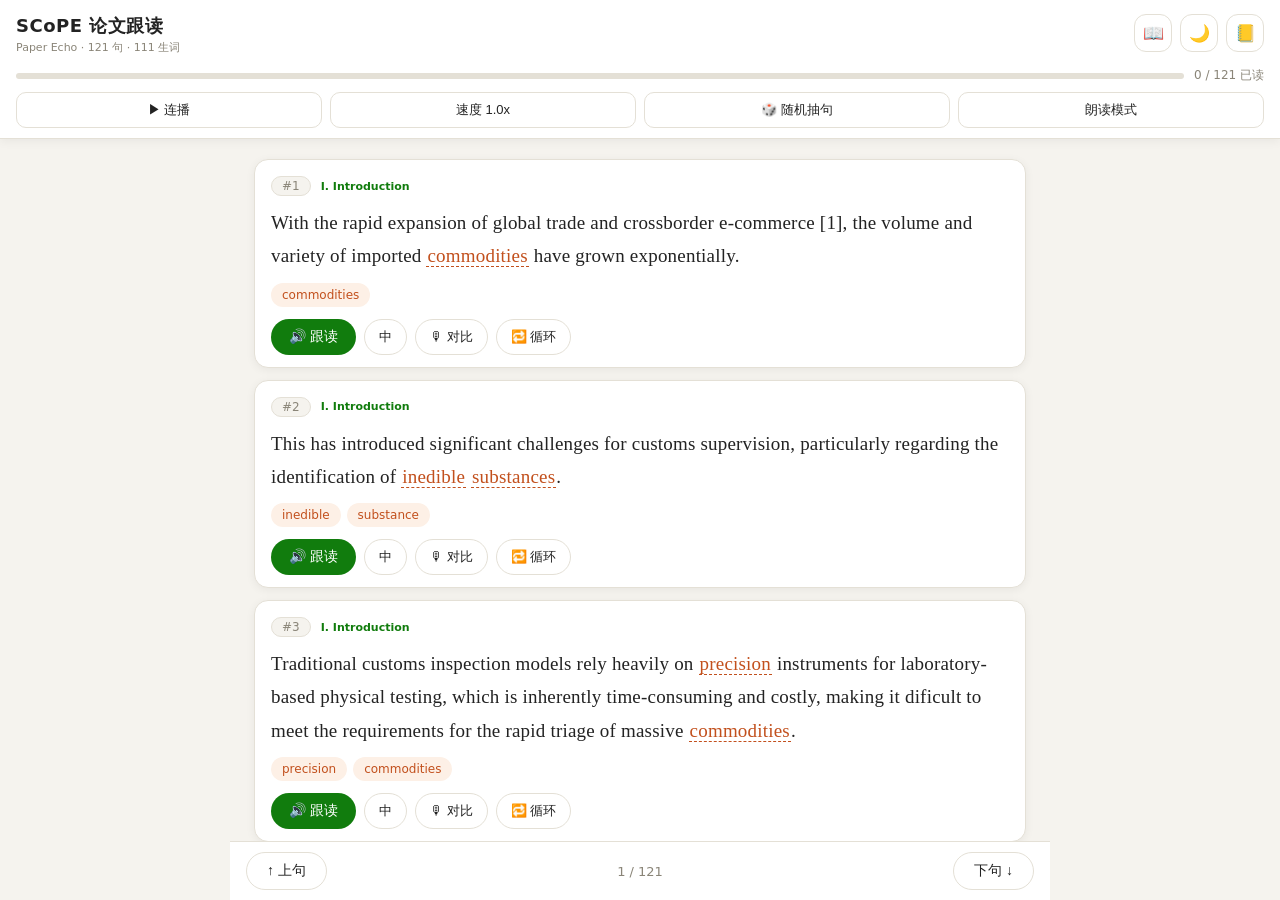
<file: index.html>
<!DOCTYPE html>
<html lang="zh-CN" data-theme="light">
<head>
<meta charset="UTF-8">
<meta name="viewport" content="width=device-width, initial-scale=1.0, viewport-fit=cover">
<title>SCoPE 论文跟读 · Paper Echo</title>
<link rel="stylesheet" href="css/style.css">
<link rel="icon" href="data:image/svg+xml,<svg xmlns='http://www.w3.org/2000/svg' viewBox='0 0 100 100'><text y='.9em' font-size='90'>🔊</text></svg>">
</head>
<body>

<header class="app-header">
  <div class="header-top">
    <div class="brand">
      <h1>SCoPE 论文跟读</h1>
      <p class="sub">Paper Echo · 121 句 · 111 生词</p>
    </div>
    <div class="header-actions">
      <a href="scope-cards.html" class="icon-btn" title="精读讲解卡片" style="text-decoration:none;">📖</a>
      <button id="themeBtn" class="icon-btn" title="深浅色切换">🌙</button>
      <button id="reviewBtn" class="icon-btn" title="生词复习本">📒</button>
    </div>
  </div>
  <div class="progress-wrap">
    <div class="progress-bar" id="progressBar"><i></i></div>
    <span class="progress-text" id="progressText">0 / 123</span>
  </div>
  <div class="toolbar">
    <button id="playAllBtn" class="tool-btn">▶ 连播</button>
    <button id="speedBtn" class="tool-btn">速度 1.0x</button>
    <button id="shuffleBtn" class="tool-btn">🎲 随机抽句</button>
    <button id="modeBtn" class="tool-btn">朗读模式</button>
  </div>
</header>

<main id="sentList" class="sent-list"></main>

<nav class="bottom-nav">
  <button id="prevBtn" class="nav-btn">↑ 上句</button>
  <span id="curPos" class="nav-pos">1 / 123</span>
  <button id="nextBtn" class="nav-btn">下句 ↓</button>
</nav>

<!-- 单词详解弹层 -->
<div class="modal-mask" id="wordMask"></div>
<div class="word-modal" id="wordModal">
  <div class="wm-head">
    <span class="wm-word" id="wmWord">word</span>
    <span class="wm-phonetic" id="wmPhonetic">/.../</span>
    <button id="wmSay" class="say-btn" title="朗读单词">🔊</button>
    <button id="wmClose" class="close-btn">✕</button>
  </div>
  <div class="wm-body" id="wmBody"></div>
</div>

<!-- 复习本弹层 -->
<div class="modal-mask" id="reviewMask"></div>
<div class="word-modal" id="reviewModal">
  <div class="wm-head">
    <span class="wm-word">生词复习本</span>
    <button id="rvExport" class="say-btn" title="导出生词表">⬇ 导出</button>
    <button id="rvClose" class="close-btn">✕</button>
  </div>
  <div class="wm-body" id="rvBody"></div>
</div>

<script src="js/app.js"></script>
</body>
</html>
</file>
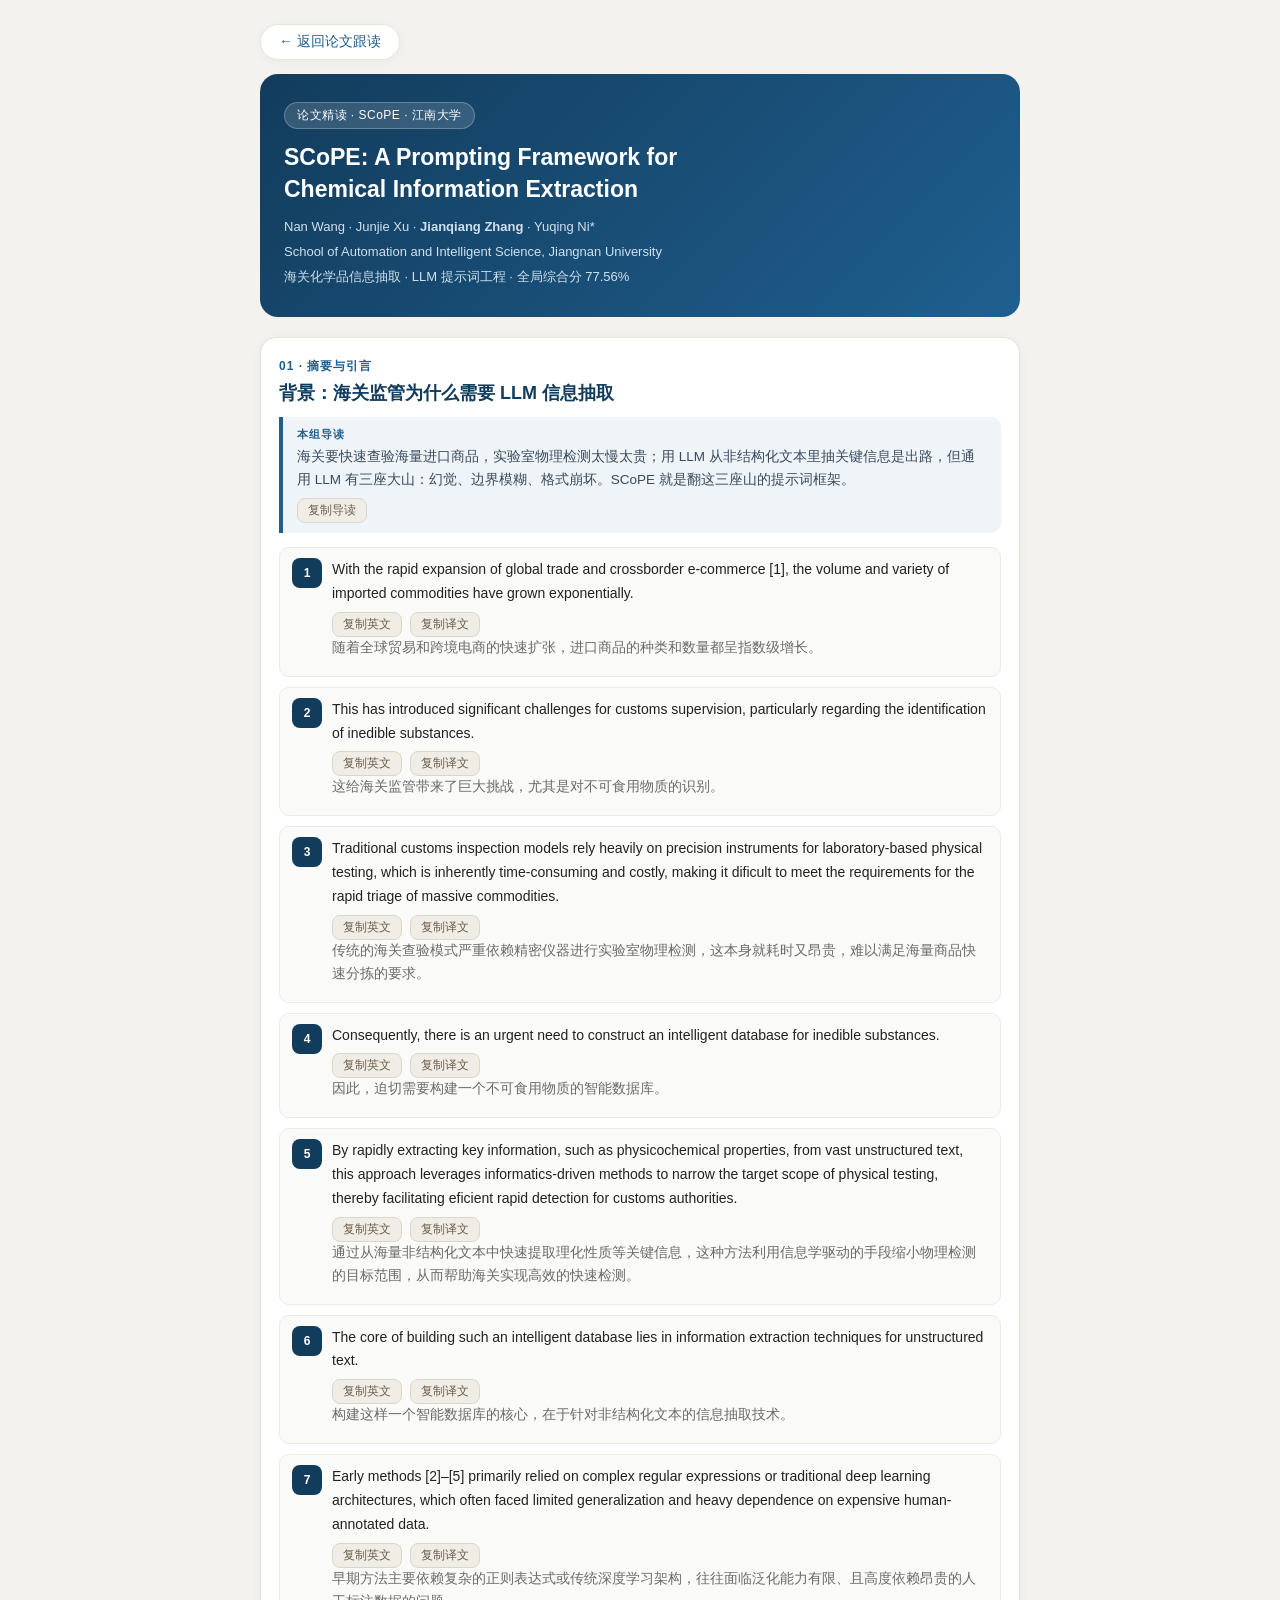
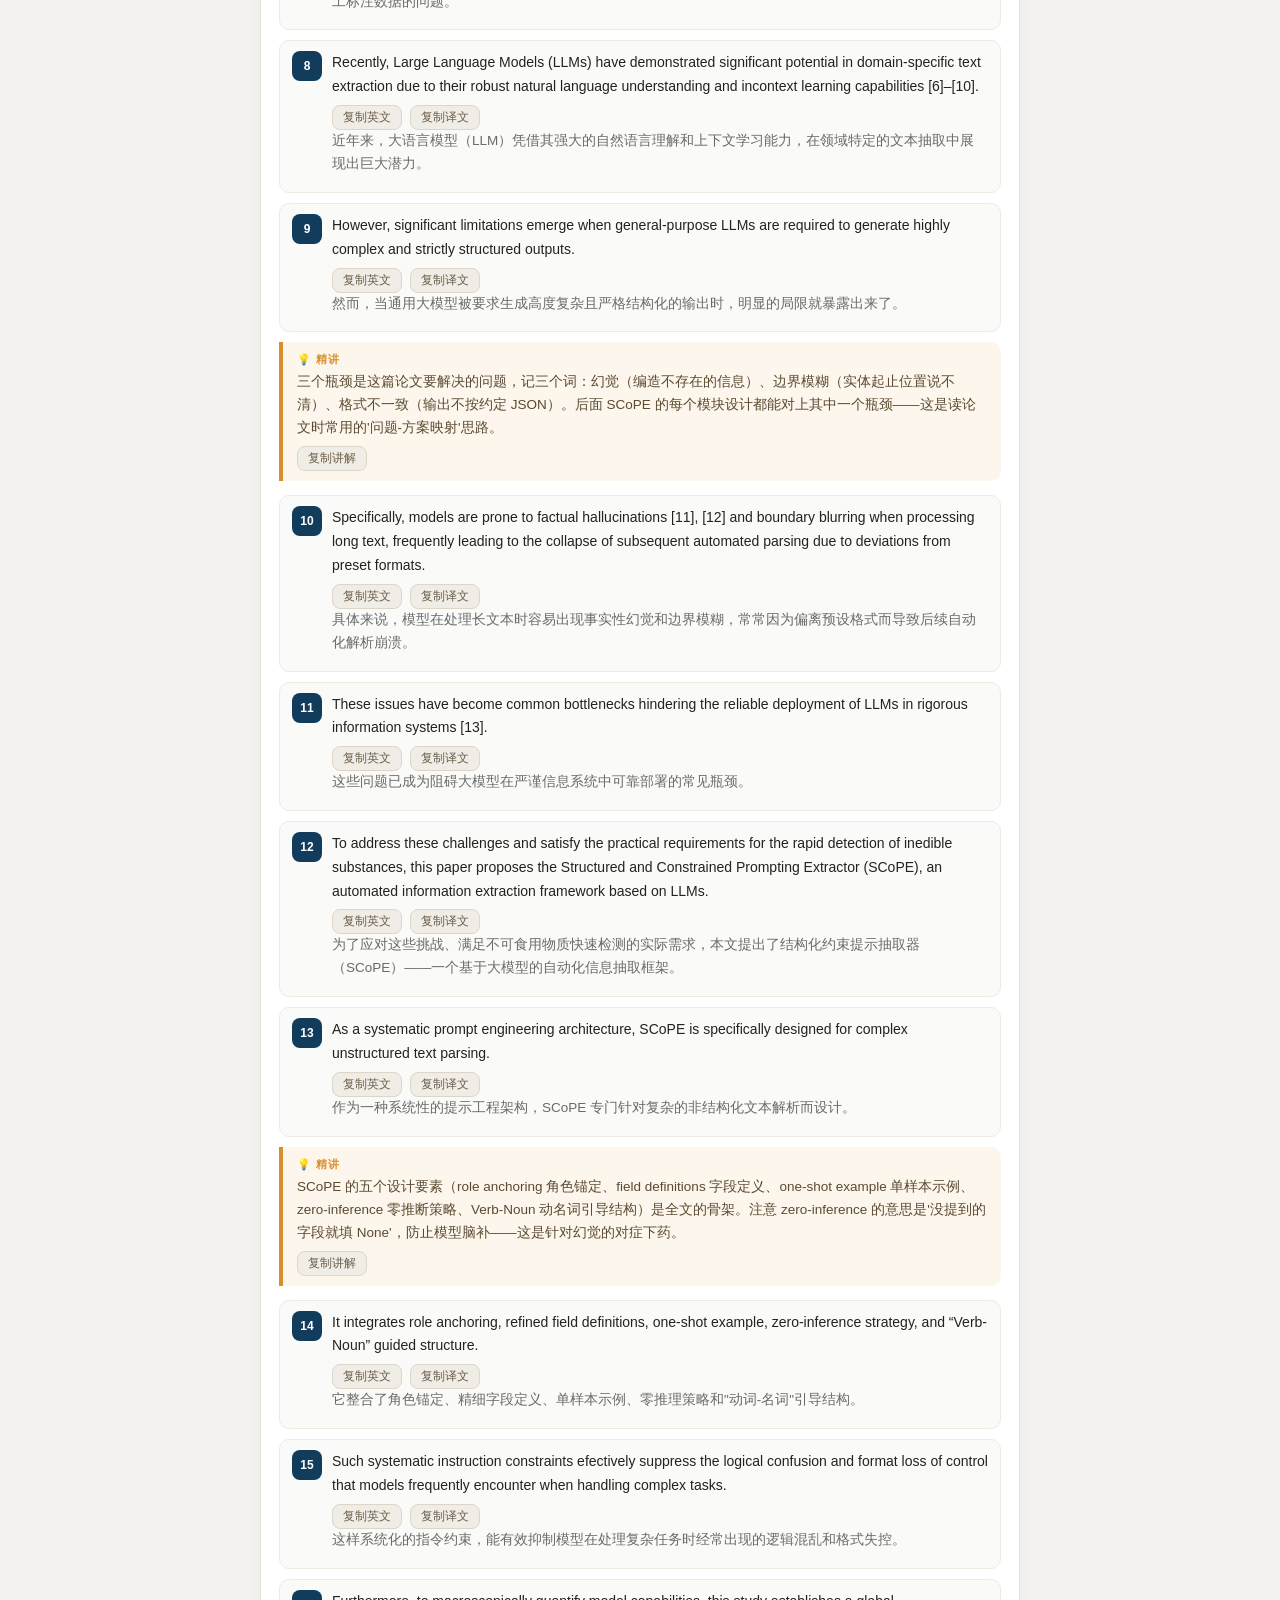
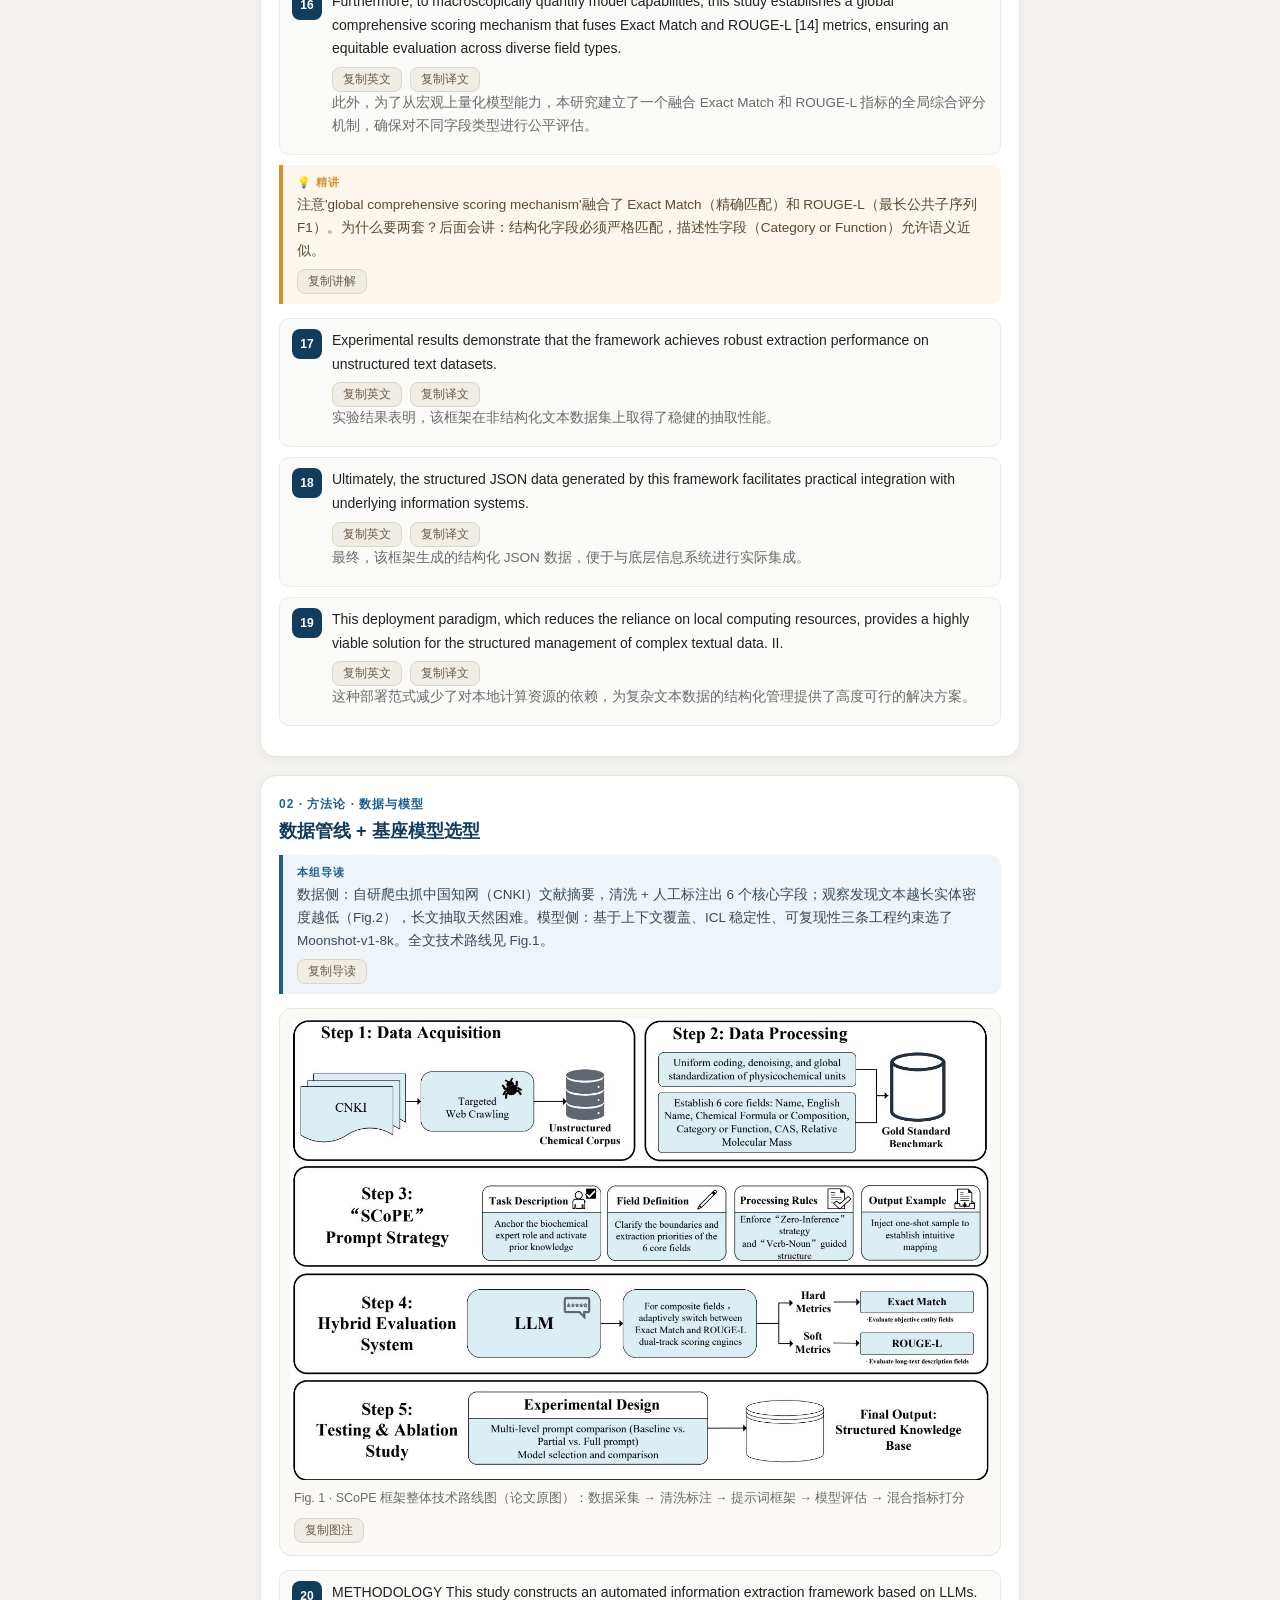
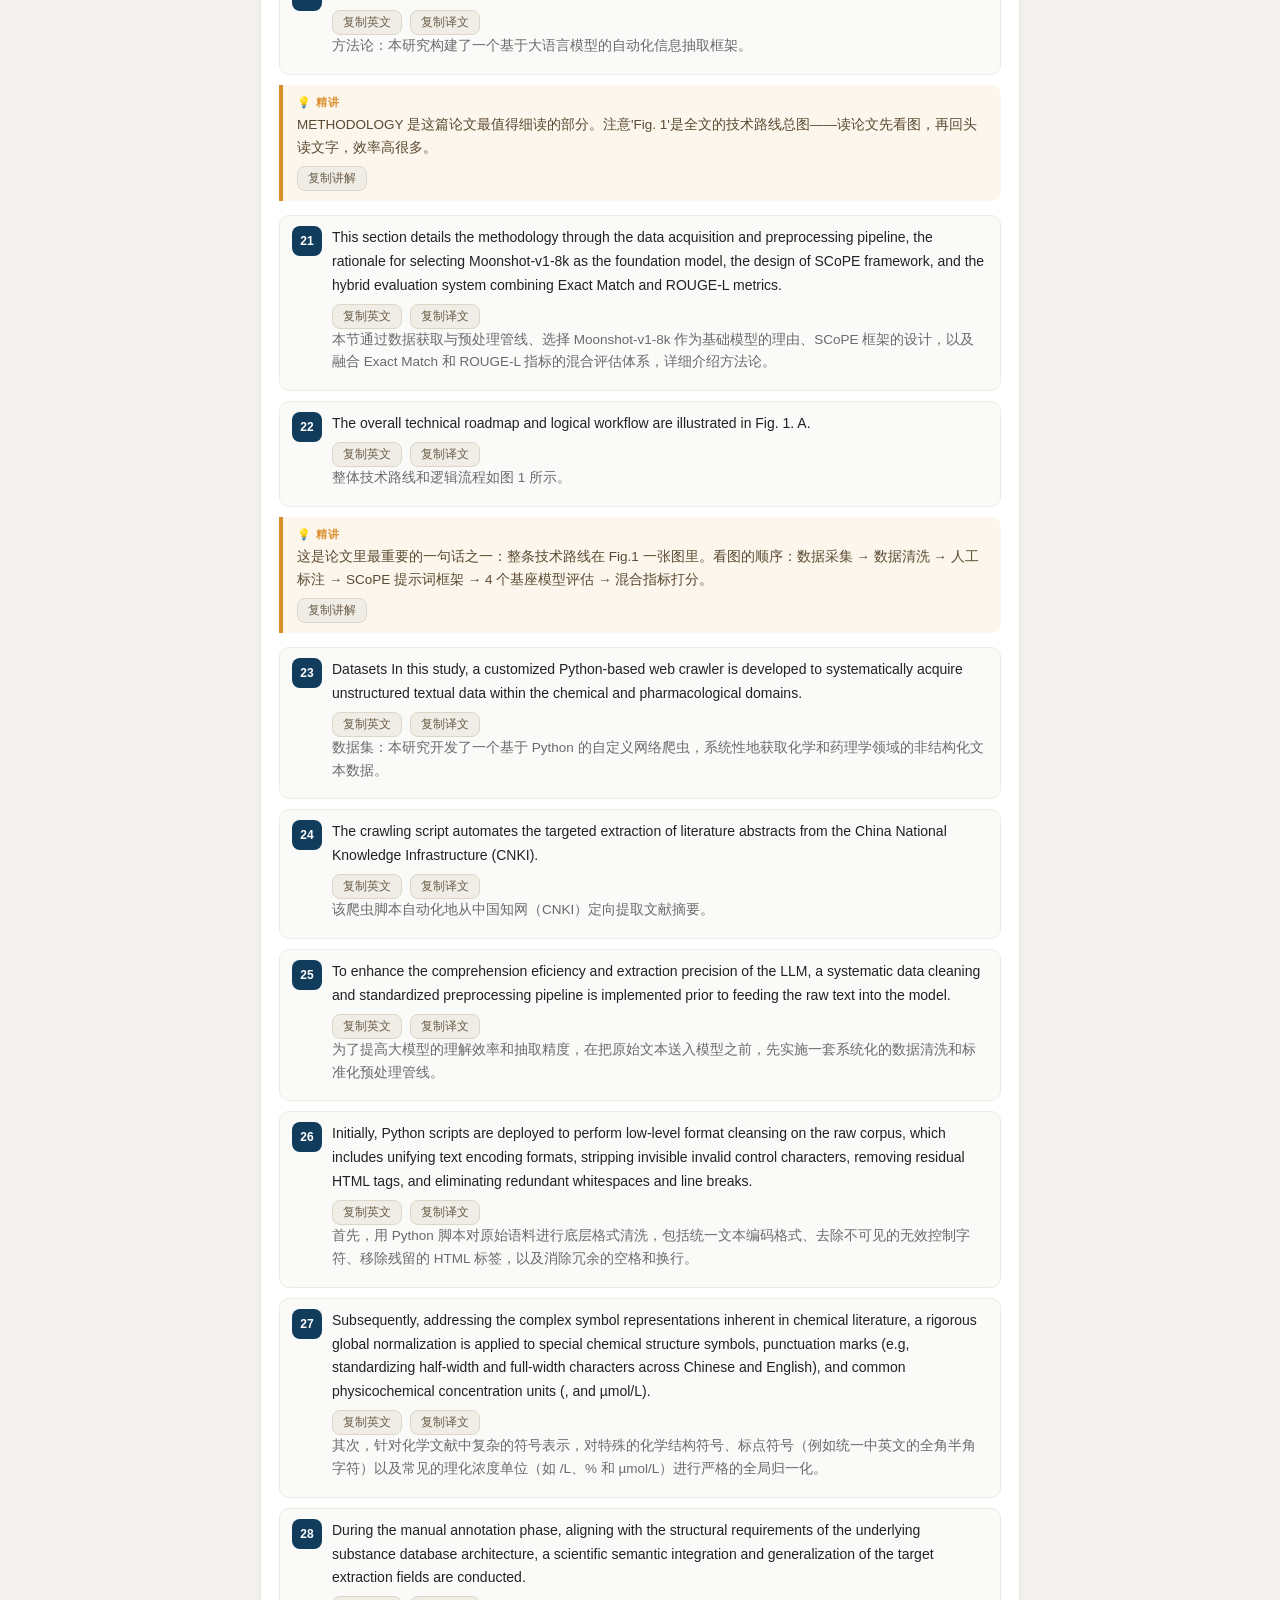
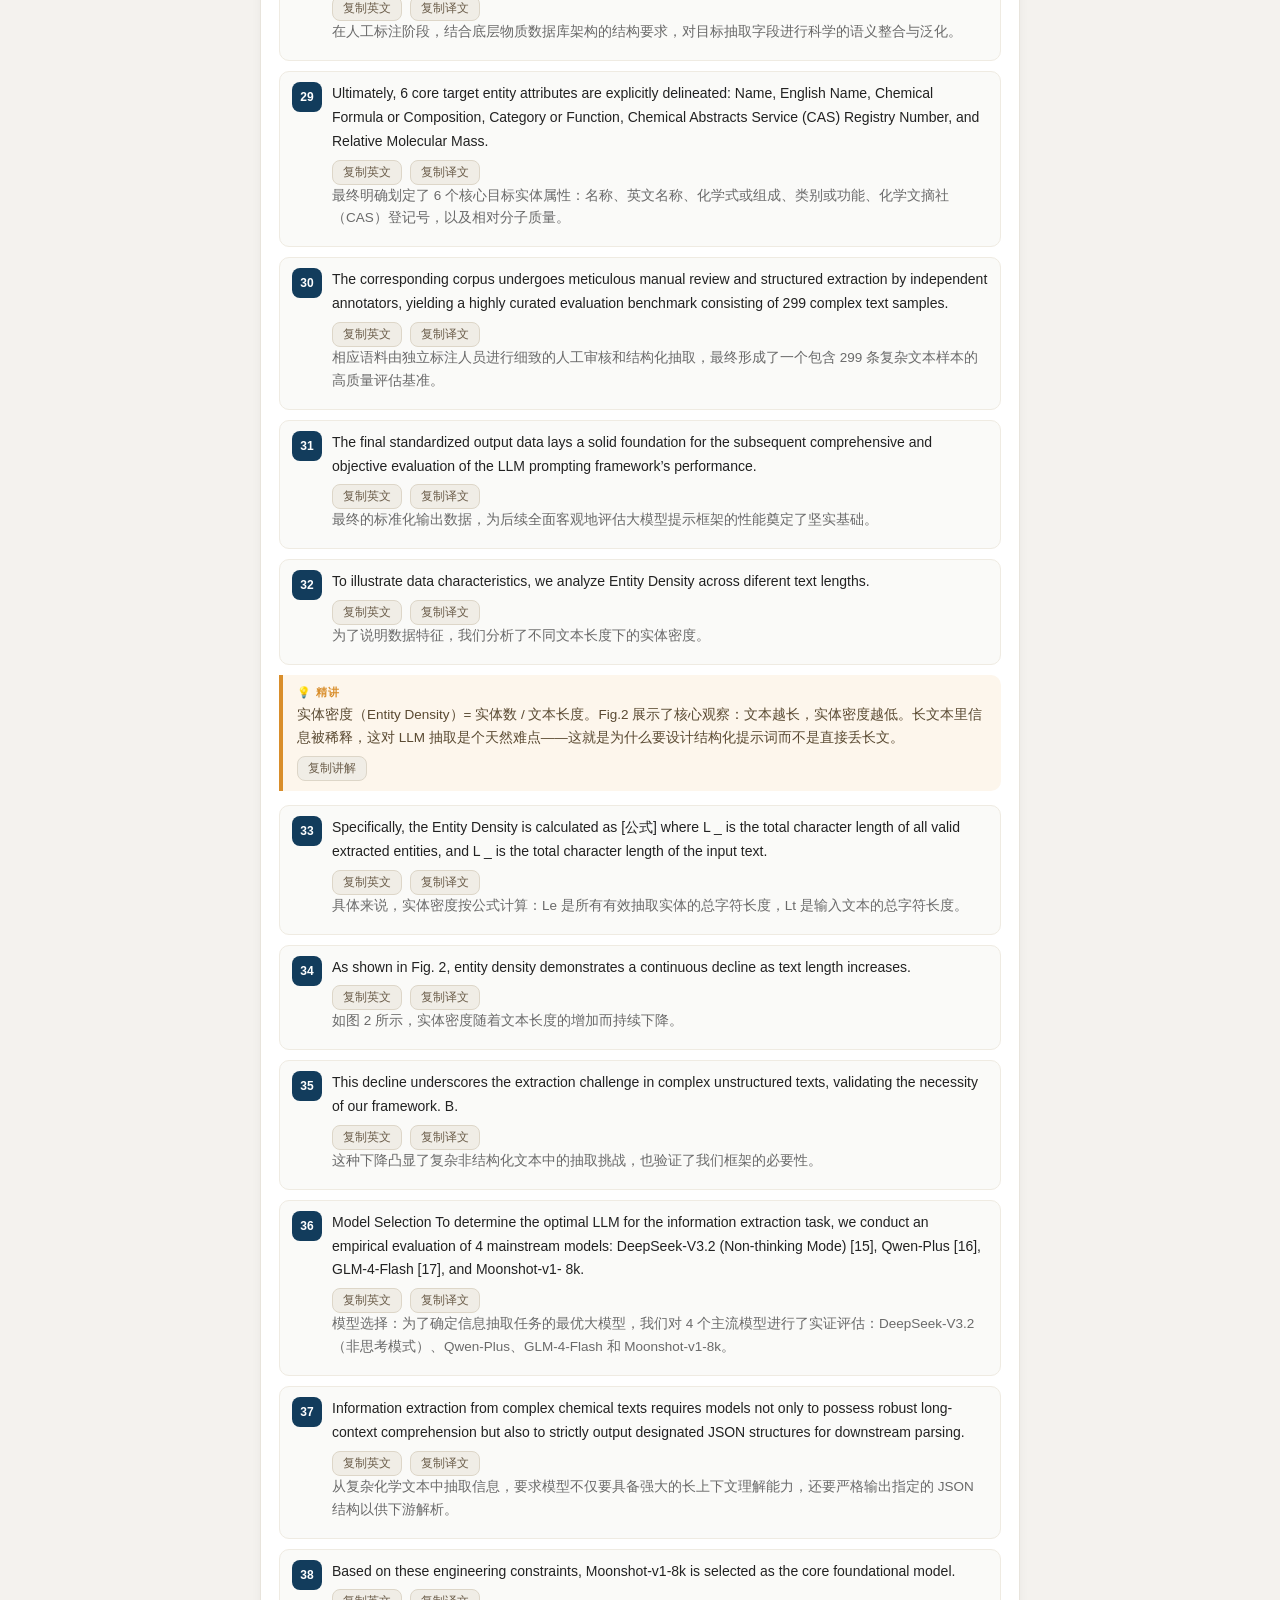
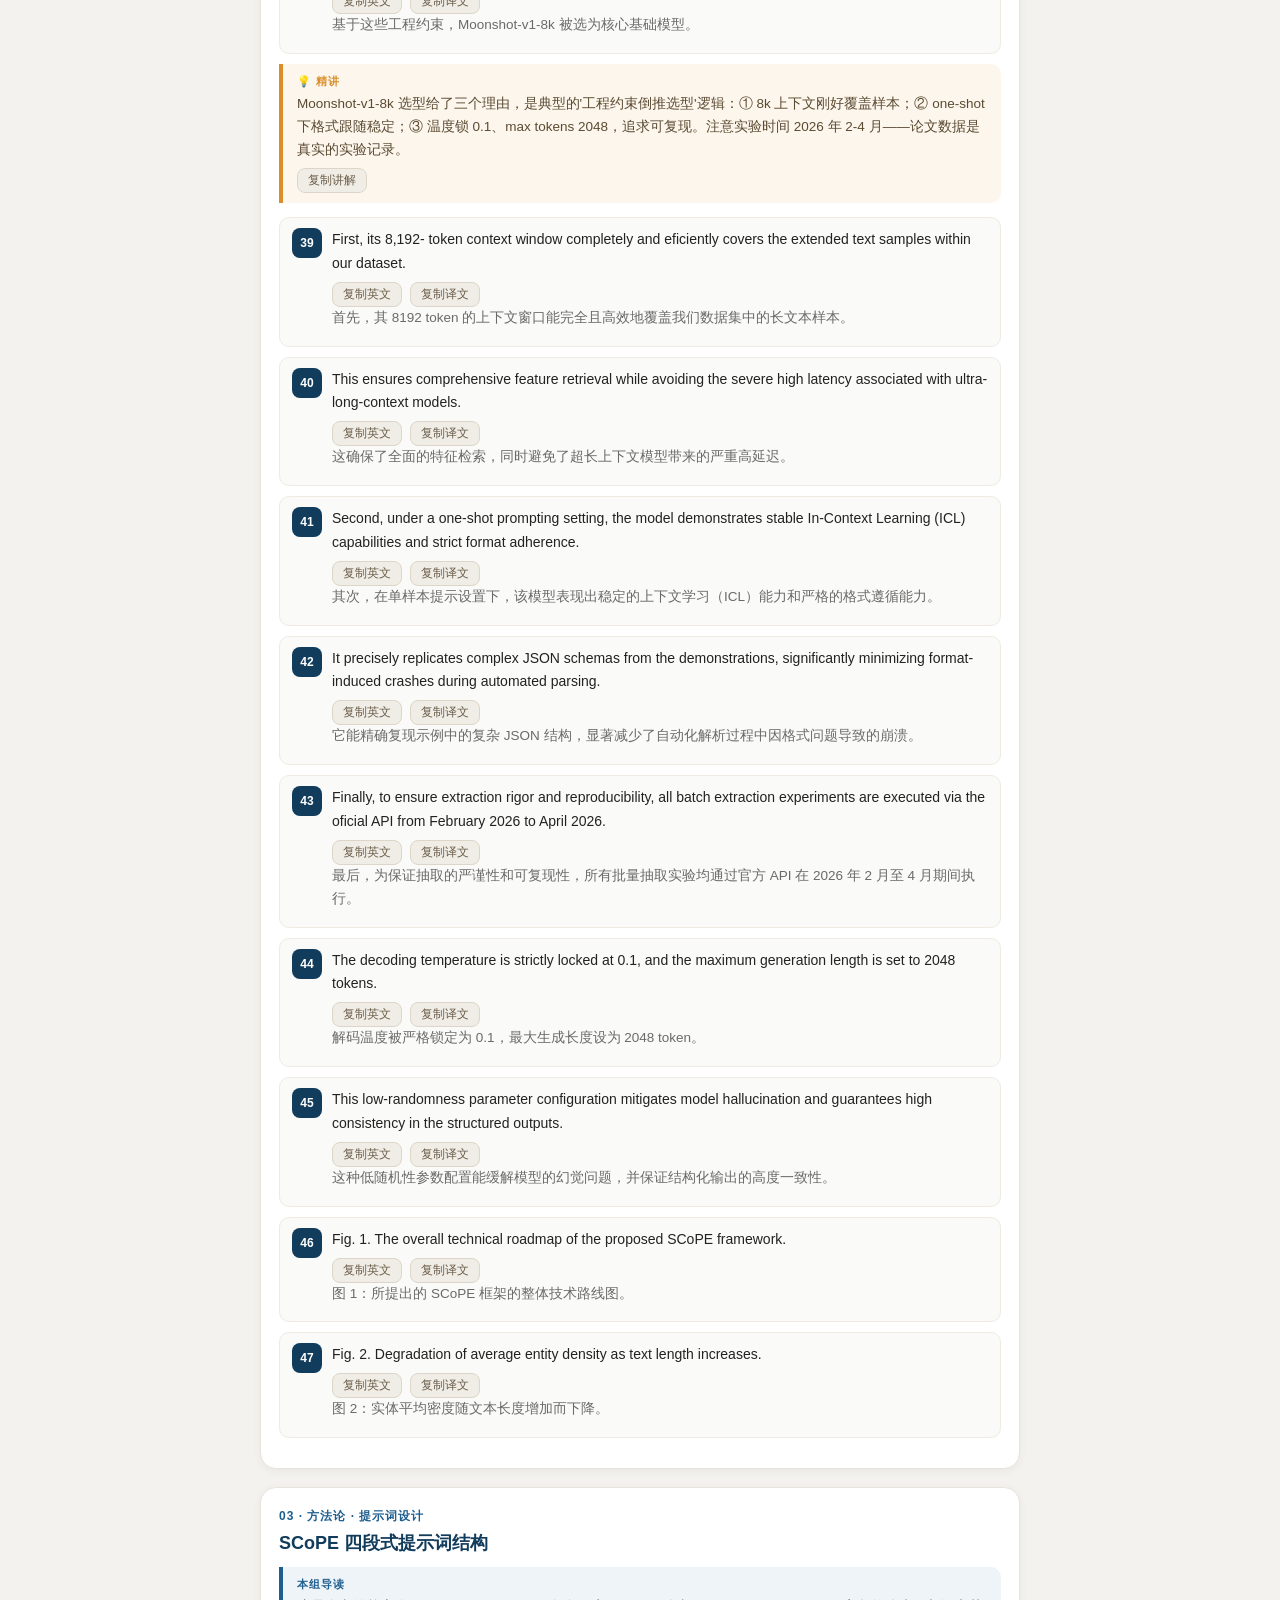
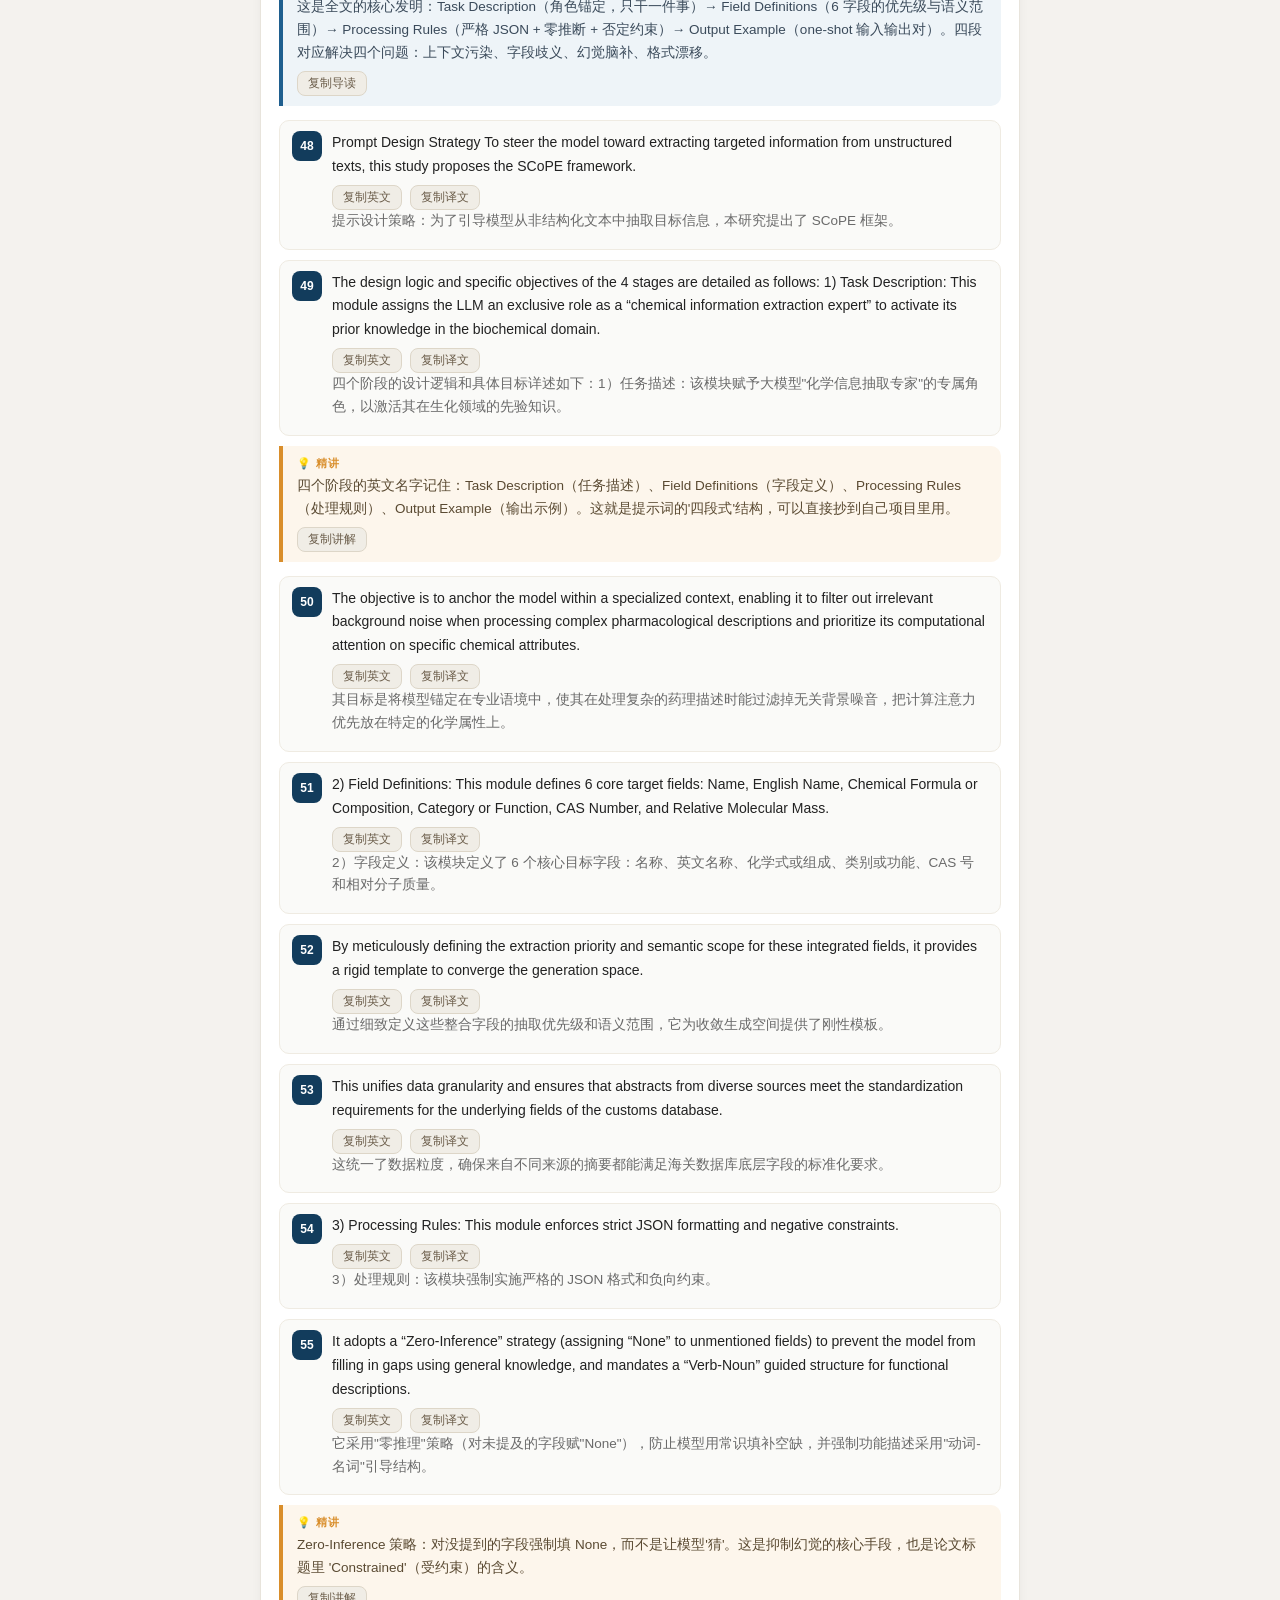
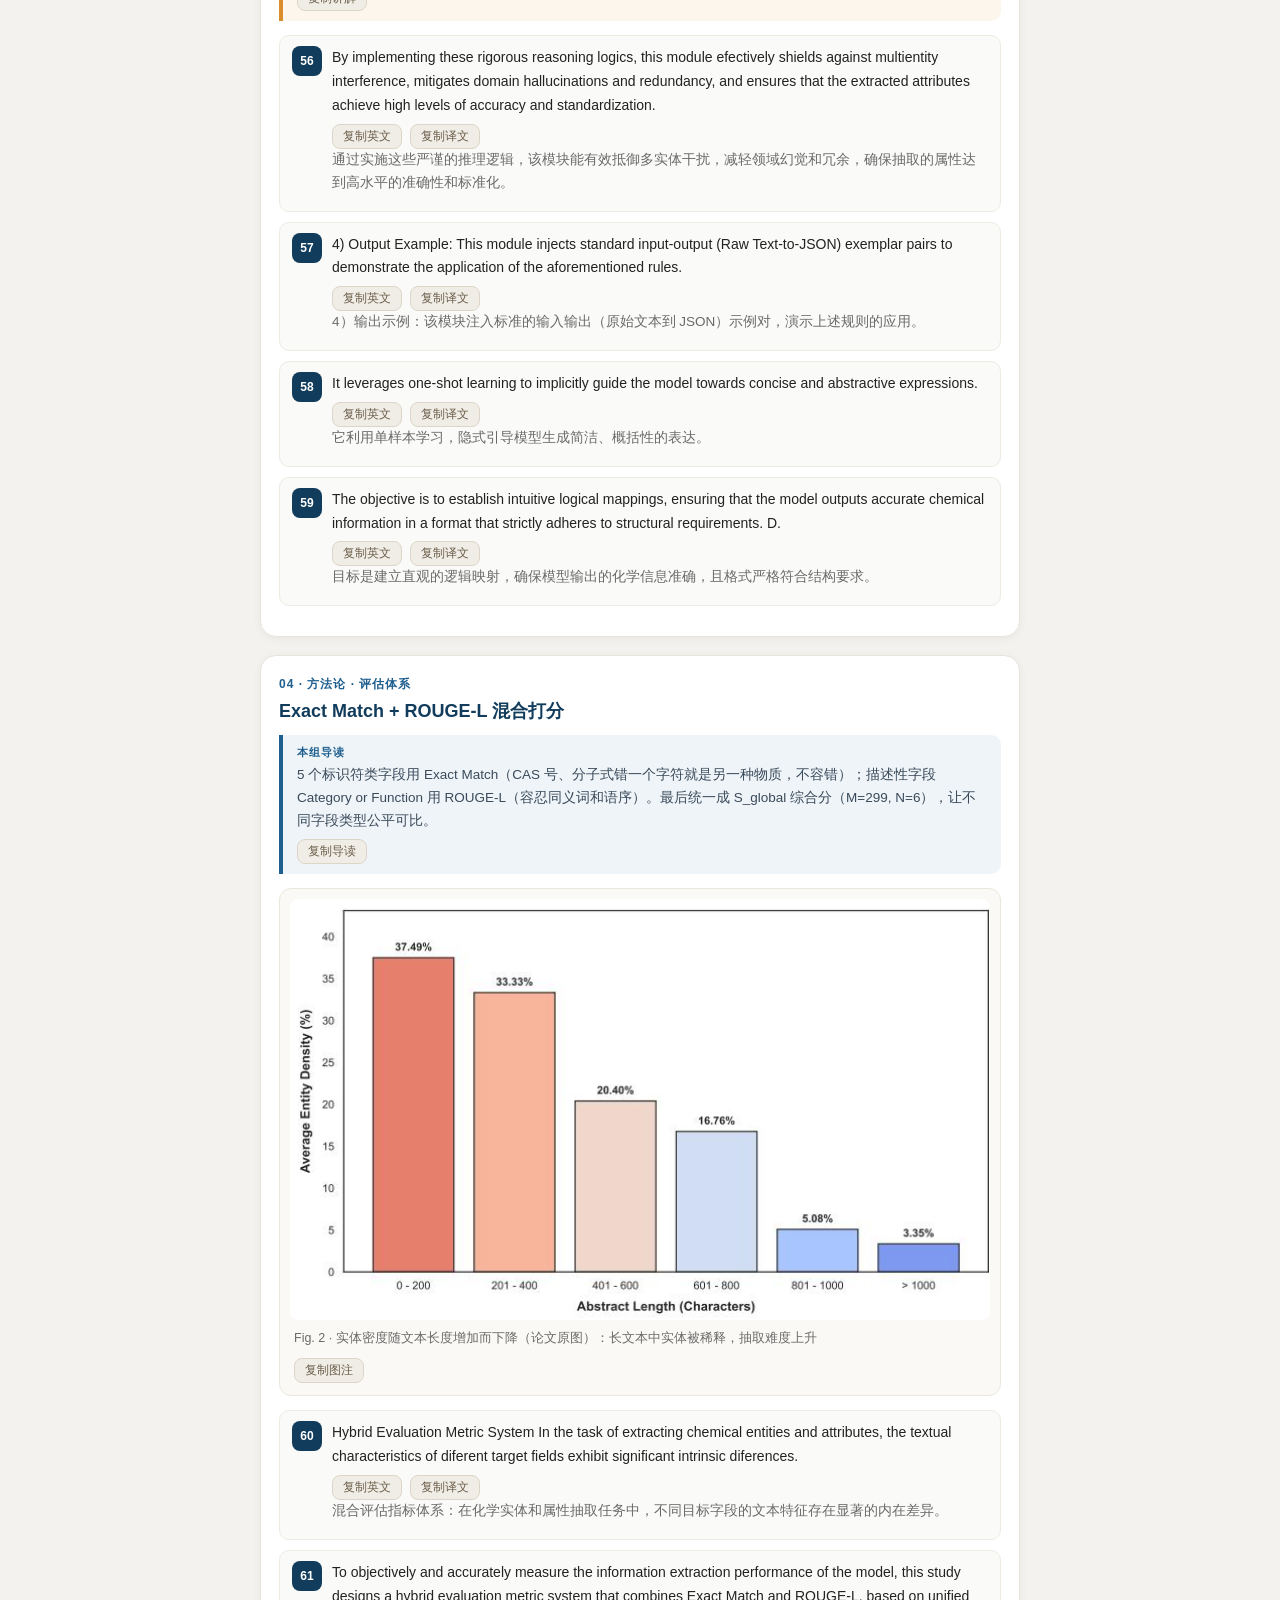
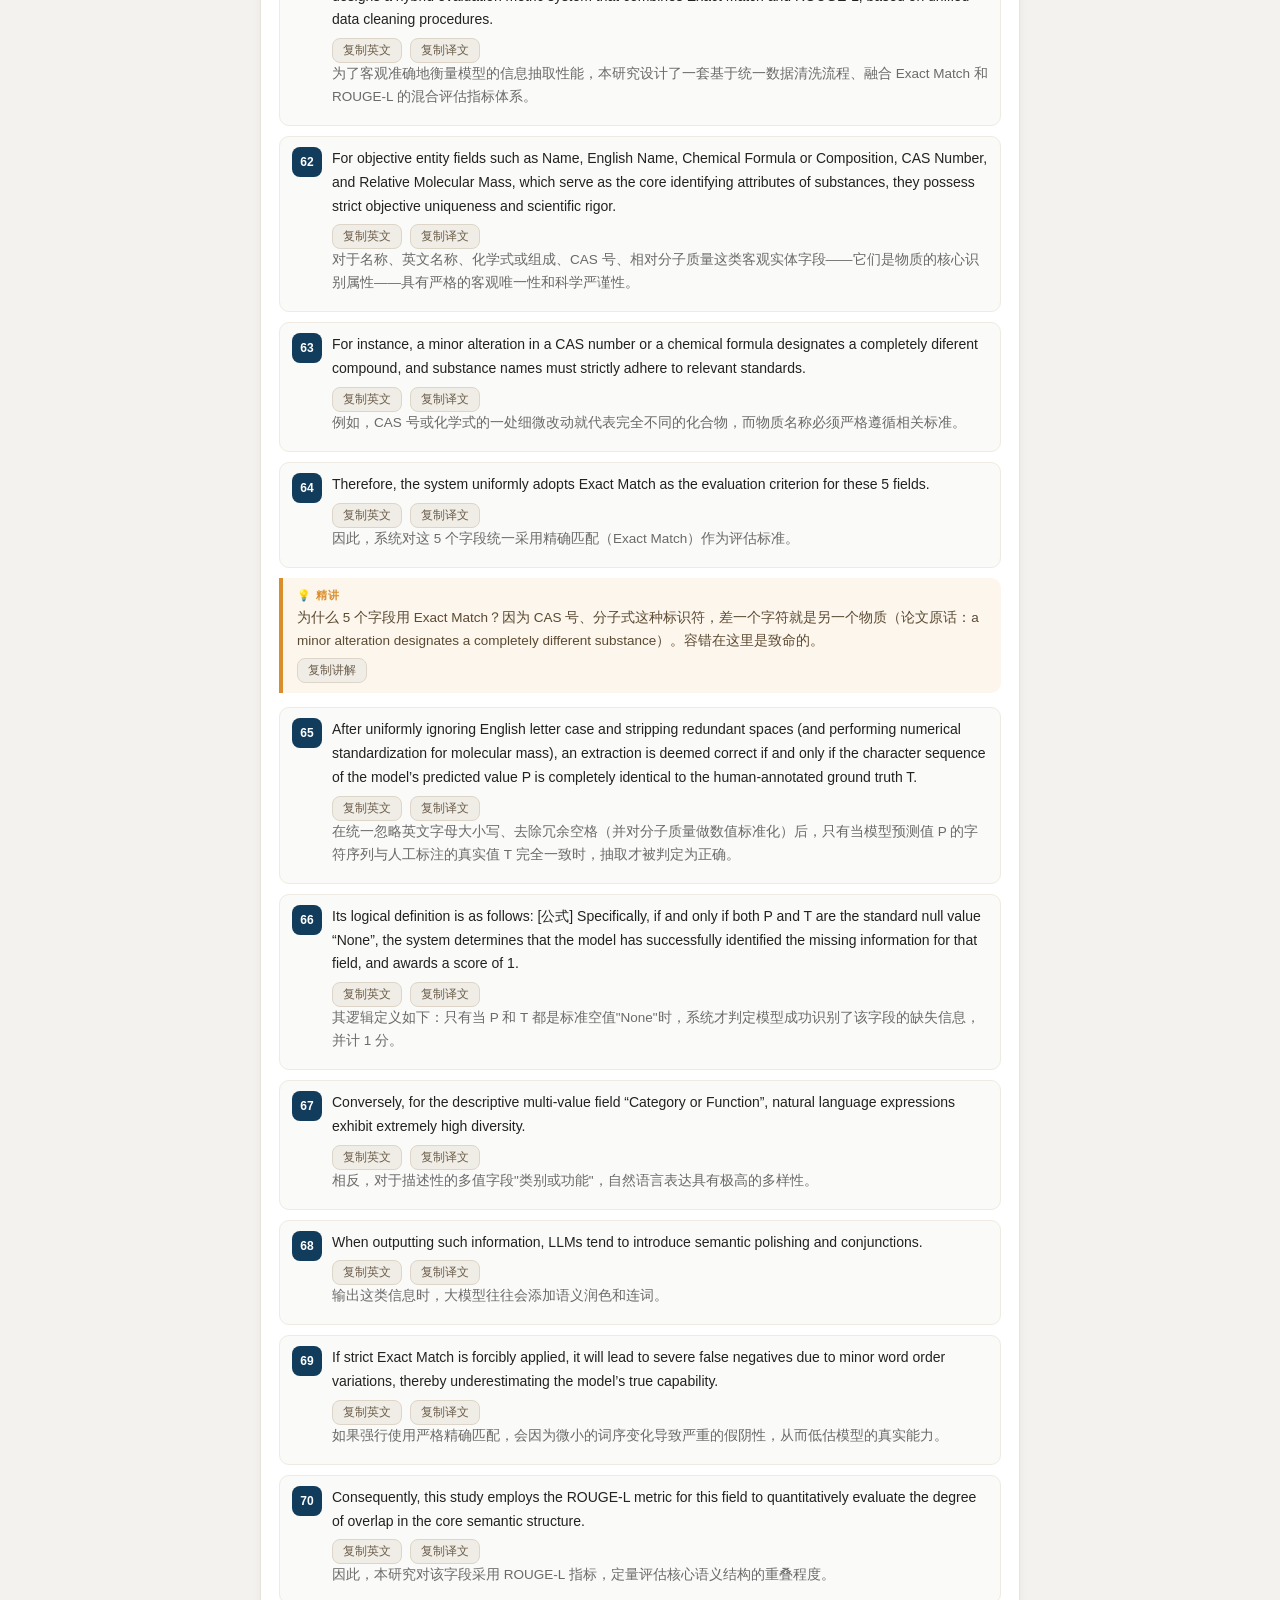
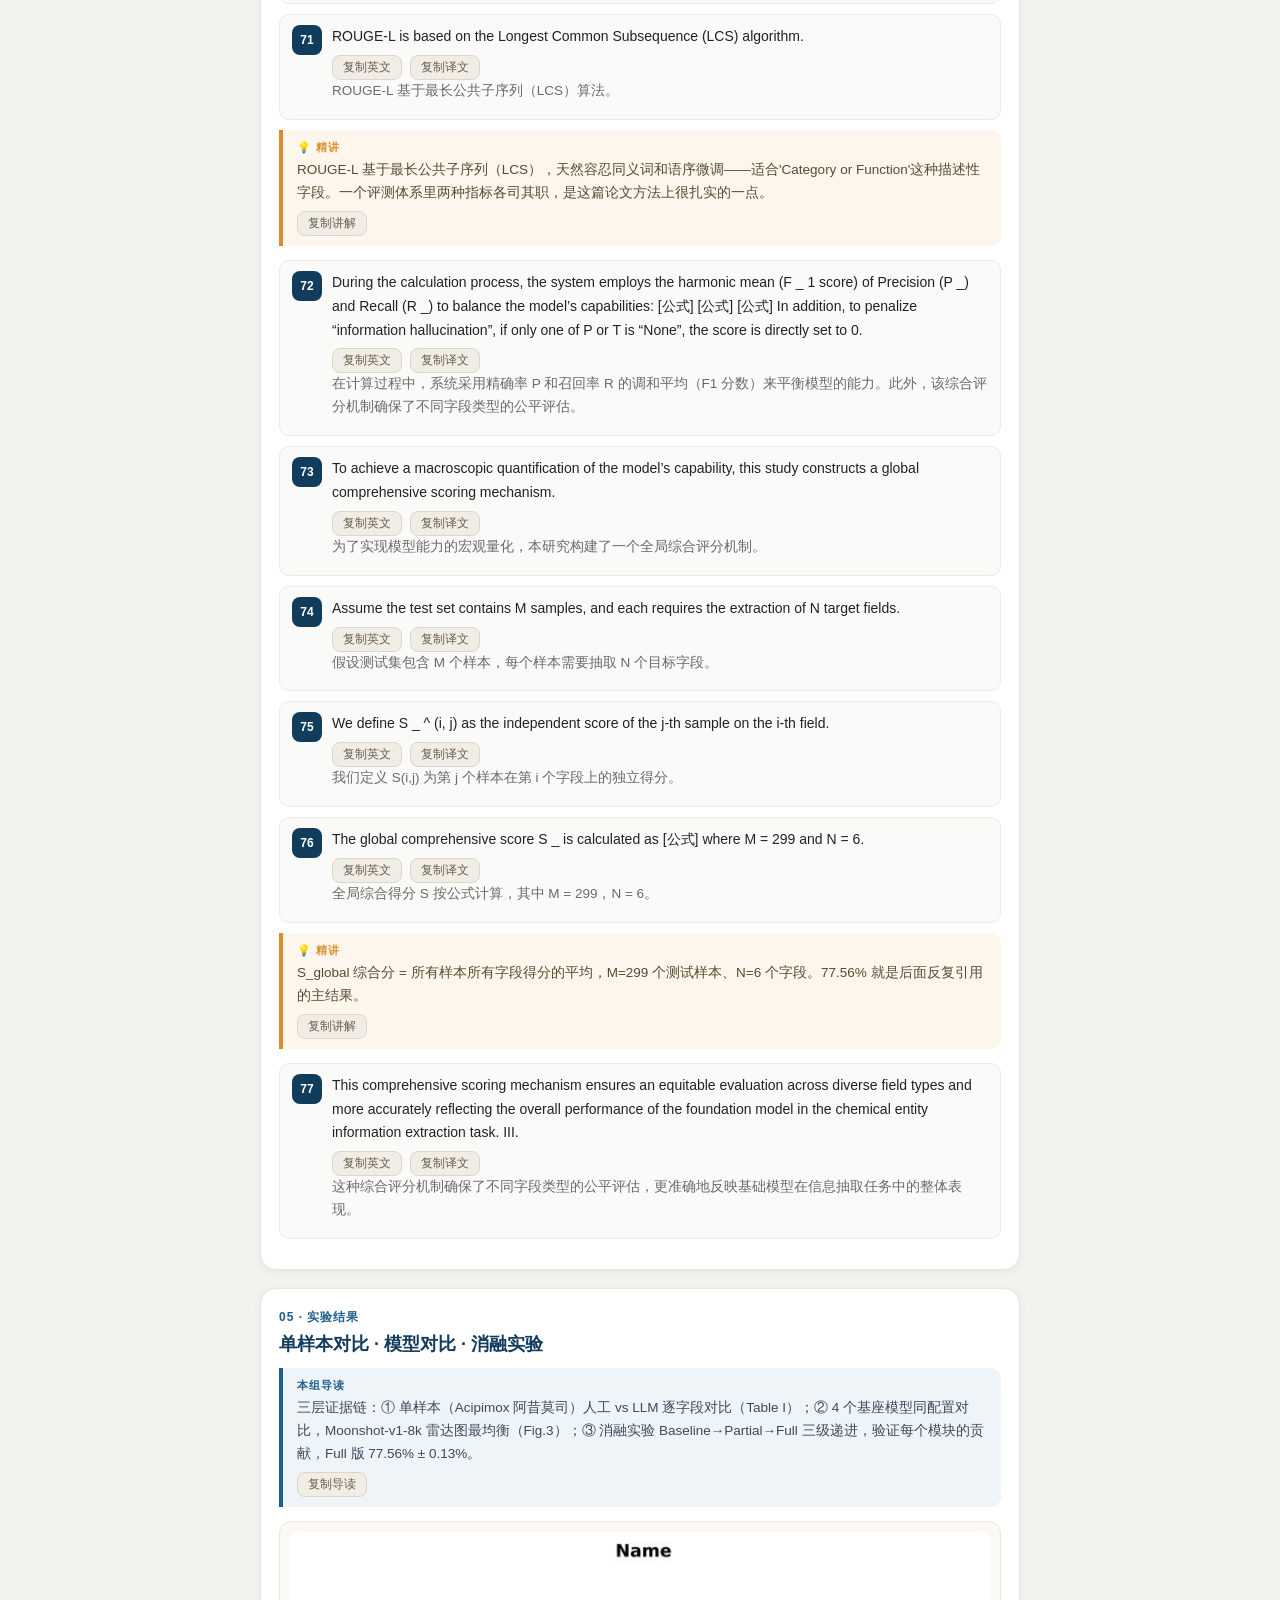
<file: scope-cards.html>
<!DOCTYPE html>
<html lang="zh-CN">
<head>
<meta charset="UTF-8">
<meta name="viewport" content="width=device-width, initial-scale=1.0">
<title>论文精读讲解卡片 · SCoPE</title>
<style>
  * { margin:0; padding:0; box-sizing:border-box; }
  body { font-family:-apple-system,"PingFang SC","Microsoft YaHei",sans-serif; background:#f4f2ee; color:#2b2b2b; padding:24px 14px 60px; }
  .wrap { max-width:760px; margin:0 auto; }
  .hero { background:linear-gradient(135deg,#123c5c 0%,#1f5f8f 100%); color:#fff; border-radius:18px; padding:28px 24px; margin-bottom:20px; }
  .hero .tag { display:inline-block; background:rgba(255,255,255,.14); border:1px solid rgba(255,255,255,.25); border-radius:999px; padding:4px 12px; font-size:12px; letter-spacing:.5px; margin-bottom:12px; }
  .hero h1 { font-size:23px; line-height:1.4; margin-bottom:10px; }
  .hero .meta { font-size:13px; color:#cfe0ef; line-height:1.9; }
  .card { background:#fff; border-radius:16px; padding:20px 18px; margin-bottom:18px; box-shadow:0 2px 10px rgba(0,0,0,.05); border:1px solid #e8e4dc; }
  .kicker { font-size:12px; font-weight:700; letter-spacing:1px; color:#1f5f8f; margin-bottom:6px; }
  .card h2 { font-size:18px; margin-bottom:12px; color:#123c5c; }
  .guide { background:#eef4f8; border-left:4px solid #1f5f8f; border-radius:0 10px 10px 0; padding:10px 14px; margin-bottom:14px; }
  .guide .gmark { font-size:11px; font-weight:700; color:#1f5f8f; letter-spacing:1px; display:block; margin-bottom:4px; }
  .guide p { font-size:13.5px; line-height:1.7; color:#3a4a5a; }
  .guide .cp { margin-top:6px; }
  .sent { display:flex; gap:10px; margin-bottom:10px; padding:10px 12px; background:#fafaf8; border:1px solid #efebe2; border-radius:10px; }
  .snum { flex-shrink:0; width:30px; height:30px; border-radius:8px; background:#123c5c; color:#fff; font-size:12px; font-weight:700; display:flex; align-items:center; justify-content:center; }
  .sbody { flex:1; min-width:0; }
  .en { font-size:14px; line-height:1.7; color:#222; margin-bottom:6px; }
  .cn { font-size:13.5px; line-height:1.7; color:#6a6a6a; margin-bottom:6px; }
  .btns { display:flex; gap:8px; flex-wrap:wrap; }
  .cp { background:#f0ede6; border:1px solid #ddd6c8; border-radius:8px; padding:3px 10px; font-size:12px; color:#6b5d4a; cursor:pointer; transition:all .15s; }
  .cp:hover { background:#e5dfd3; }
  .cp.copied { background:#3d8b5f; color:#fff; border-color:#3d8b5f; }
  .note { background:#fdf6ec; border-left:4px solid #d98e2b; border-radius:0 10px 10px 0; padding:10px 14px; margin:8px 0 14px; }
  .note .nmark { font-size:11px; font-weight:700; color:#d98e2b; letter-spacing:1px; display:block; margin-bottom:4px; }
  .note p { font-size:13.5px; line-height:1.7; color:#5a4a32; }
  .note .cp { margin-top:6px; }
  figure { margin:4px 0 14px; background:#faf9f6; border:1px solid #ece7dd; border-radius:12px; padding:10px; }
  figure img { width:100%; border-radius:8px; display:block; }
  figcaption { font-size:12.5px; color:#6b6b6b; line-height:1.6; margin:8px 4px 4px; }
  figure .cp { margin:6px 4px 2px; }
  .foot { text-align:center; font-size:12px; color:#999; margin-top:26px; line-height:1.8; }
  .back-nav { display:inline-block; margin-bottom:14px; background:#fff; border:1px solid #e8e4dc; border-radius:999px; padding:8px 18px; font-size:14px; color:#1f5f8f; text-decoration:none; box-shadow:0 2px 8px rgba(0,0,0,.04); }
  .back-nav:hover { background:#eef4f8; }
</style>
</head>
<body>
<div class="wrap">
  <a class="back-nav" href="index.html">← 返回论文跟读</a>
  <div class="hero">
    <span class="tag">论文精读 · SCoPE · 江南大学</span>
    <h1>SCoPE: A Prompting Framework for<br>Chemical Information Extraction</h1>
    <div class="meta">
      Nan Wang · Junjie Xu · <b>Jianqiang Zhang</b> · Yuqing Ni*<br>
      School of Automation and Intelligent Science, Jiangnan University<br>
      海关化学品信息抽取 · LLM 提示词工程 · 全局综合分 77.56%
    </div>
  </div>
  <div class="card"><div class="kicker">01 · 摘要与引言</div><h2>背景：海关监管为什么需要 LLM 信息抽取</h2><div class="guide"><span class="gmark">本组导读</span><p>海关要快速查验海量进口商品，实验室物理检测太慢太贵；用 LLM 从非结构化文本里抽关键信息是出路，但通用 LLM 有三座大山：幻觉、边界模糊、格式崩坏。SCoPE 就是翻这三座山的提示词框架。</p><button class="cp" data-t="海关要快速查验海量进口商品，实验室物理检测太慢太贵；用 LLM 从非结构化文本里抽关键信息是出路，但通用 LLM 有三座大山：幻觉、边界模糊、格式崩坏。SCoPE 就是翻这三座山的提示词框架。">复制导读</button></div><div class="sent"><div class="snum">1</div><div class="sbody"><p class="en">With the rapid expansion of global trade and crossborder e-commerce [1], the volume and variety of imported commodities have grown exponentially.</p><div class="btns"><button class="cp" data-t="With the rapid expansion of global trade and crossborder e-commerce [1], the volume and variety of imported commodities have grown exponentially.">复制英文</button><button class="cp" data-t="随着全球贸易和跨境电商的快速扩张，进口商品的种类和数量都呈指数级增长。">复制译文</button></div><p class="cn">随着全球贸易和跨境电商的快速扩张，进口商品的种类和数量都呈指数级增长。</p></div></div><div class="sent"><div class="snum">2</div><div class="sbody"><p class="en">This has introduced significant challenges for customs supervision, particularly regarding the identification of inedible substances.</p><div class="btns"><button class="cp" data-t="This has introduced significant challenges for customs supervision, particularly regarding the identification of inedible substances.">复制英文</button><button class="cp" data-t="这给海关监管带来了巨大挑战，尤其是对不可食用物质的识别。">复制译文</button></div><p class="cn">这给海关监管带来了巨大挑战，尤其是对不可食用物质的识别。</p></div></div><div class="sent"><div class="snum">3</div><div class="sbody"><p class="en">Traditional customs inspection models rely heavily on precision instruments for laboratory-based physical testing, which is inherently time-consuming and costly, making it dificult to meet the requirements for the rapid triage of massive commodities.</p><div class="btns"><button class="cp" data-t="Traditional customs inspection models rely heavily on precision instruments for laboratory-based physical testing, which is inherently time-consuming and costly, making it dificult to meet the requirements for the rapid triage of massive commodities.">复制英文</button><button class="cp" data-t="传统的海关查验模式严重依赖精密仪器进行实验室物理检测，这本身就耗时又昂贵，难以满足海量商品快速分拣的要求。">复制译文</button></div><p class="cn">传统的海关查验模式严重依赖精密仪器进行实验室物理检测，这本身就耗时又昂贵，难以满足海量商品快速分拣的要求。</p></div></div><div class="sent"><div class="snum">4</div><div class="sbody"><p class="en">Consequently, there is an urgent need to construct an intelligent database for inedible substances.</p><div class="btns"><button class="cp" data-t="Consequently, there is an urgent need to construct an intelligent database for inedible substances.">复制英文</button><button class="cp" data-t="因此，迫切需要构建一个不可食用物质的智能数据库。">复制译文</button></div><p class="cn">因此，迫切需要构建一个不可食用物质的智能数据库。</p></div></div><div class="sent"><div class="snum">5</div><div class="sbody"><p class="en">By rapidly extracting key information, such as physicochemical properties, from vast unstructured text, this approach leverages informatics-driven methods to narrow the target scope of physical testing, thereby facilitating eficient rapid detection for customs authorities.</p><div class="btns"><button class="cp" data-t="By rapidly extracting key information, such as physicochemical properties, from vast unstructured text, this approach leverages informatics-driven methods to narrow the target scope of physical testing, thereby facilitating eficient rapid detection for customs authorities.">复制英文</button><button class="cp" data-t="通过从海量非结构化文本中快速提取理化性质等关键信息，这种方法利用信息学驱动的手段缩小物理检测的目标范围，从而帮助海关实现高效的快速检测。">复制译文</button></div><p class="cn">通过从海量非结构化文本中快速提取理化性质等关键信息，这种方法利用信息学驱动的手段缩小物理检测的目标范围，从而帮助海关实现高效的快速检测。</p></div></div><div class="sent"><div class="snum">6</div><div class="sbody"><p class="en">The core of building such an intelligent database lies in information extraction techniques for unstructured text.</p><div class="btns"><button class="cp" data-t="The core of building such an intelligent database lies in information extraction techniques for unstructured text.">复制英文</button><button class="cp" data-t="构建这样一个智能数据库的核心，在于针对非结构化文本的信息抽取技术。">复制译文</button></div><p class="cn">构建这样一个智能数据库的核心，在于针对非结构化文本的信息抽取技术。</p></div></div><div class="sent"><div class="snum">7</div><div class="sbody"><p class="en">Early methods [2]–[5] primarily relied on complex regular expressions or traditional deep learning architectures, which often faced limited generalization and heavy dependence on expensive human-annotated data.</p><div class="btns"><button class="cp" data-t="Early methods [2]–[5] primarily relied on complex regular expressions or traditional deep learning architectures, which often faced limited generalization and heavy dependence on expensive human-annotated data.">复制英文</button><button class="cp" data-t="早期方法主要依赖复杂的正则表达式或传统深度学习架构，往往面临泛化能力有限、且高度依赖昂贵的人工标注数据的问题。">复制译文</button></div><p class="cn">早期方法主要依赖复杂的正则表达式或传统深度学习架构，往往面临泛化能力有限、且高度依赖昂贵的人工标注数据的问题。</p></div></div><div class="sent"><div class="snum">8</div><div class="sbody"><p class="en">Recently, Large Language Models (LLMs) have demonstrated significant potential in domain-specific text extraction due to their robust natural language understanding and incontext learning capabilities [6]–[10].</p><div class="btns"><button class="cp" data-t="Recently, Large Language Models (LLMs) have demonstrated significant potential in domain-specific text extraction due to their robust natural language understanding and incontext learning capabilities [6]–[10].">复制英文</button><button class="cp" data-t="近年来，大语言模型（LLM）凭借其强大的自然语言理解和上下文学习能力，在领域特定的文本抽取中展现出巨大潜力。">复制译文</button></div><p class="cn">近年来，大语言模型（LLM）凭借其强大的自然语言理解和上下文学习能力，在领域特定的文本抽取中展现出巨大潜力。</p></div></div><div class="sent"><div class="snum">9</div><div class="sbody"><p class="en">However, significant limitations emerge when general-purpose LLMs are required to generate highly complex and strictly structured outputs.</p><div class="btns"><button class="cp" data-t="However, significant limitations emerge when general-purpose LLMs are required to generate highly complex and strictly structured outputs.">复制英文</button><button class="cp" data-t="然而，当通用大模型被要求生成高度复杂且严格结构化的输出时，明显的局限就暴露出来了。">复制译文</button></div><p class="cn">然而，当通用大模型被要求生成高度复杂且严格结构化的输出时，明显的局限就暴露出来了。</p></div></div><div class="note"><span class="nmark">💡 精讲</span><p>三个瓶颈是这篇论文要解决的问题，记三个词：幻觉（编造不存在的信息）、边界模糊（实体起止位置说不清）、格式不一致（输出不按约定 JSON）。后面 SCoPE 的每个模块设计都能对上其中一个瓶颈——这是读论文时常用的'问题-方案映射'思路。</p><button class="cp" data-t="三个瓶颈是这篇论文要解决的问题，记三个词：幻觉（编造不存在的信息）、边界模糊（实体起止位置说不清）、格式不一致（输出不按约定 JSON）。后面 SCoPE 的每个模块设计都能对上其中一个瓶颈——这是读论文时常用的'问题-方案映射'思路。">复制讲解</button></div><div class="sent"><div class="snum">10</div><div class="sbody"><p class="en">Specifically, models are prone to factual hallucinations [11], [12] and boundary blurring when processing long text, frequently leading to the collapse of subsequent automated parsing due to deviations from preset formats.</p><div class="btns"><button class="cp" data-t="Specifically, models are prone to factual hallucinations [11], [12] and boundary blurring when processing long text, frequently leading to the collapse of subsequent automated parsing due to deviations from preset formats.">复制英文</button><button class="cp" data-t="具体来说，模型在处理长文本时容易出现事实性幻觉和边界模糊，常常因为偏离预设格式而导致后续自动化解析崩溃。">复制译文</button></div><p class="cn">具体来说，模型在处理长文本时容易出现事实性幻觉和边界模糊，常常因为偏离预设格式而导致后续自动化解析崩溃。</p></div></div><div class="sent"><div class="snum">11</div><div class="sbody"><p class="en">These issues have become common bottlenecks hindering the reliable deployment of LLMs in rigorous information systems [13].</p><div class="btns"><button class="cp" data-t="These issues have become common bottlenecks hindering the reliable deployment of LLMs in rigorous information systems [13].">复制英文</button><button class="cp" data-t="这些问题已成为阻碍大模型在严谨信息系统中可靠部署的常见瓶颈。">复制译文</button></div><p class="cn">这些问题已成为阻碍大模型在严谨信息系统中可靠部署的常见瓶颈。</p></div></div><div class="sent"><div class="snum">12</div><div class="sbody"><p class="en">To address these challenges and satisfy the practical requirements for the rapid detection of inedible substances, this paper proposes the Structured and Constrained Prompting Extractor (SCoPE), an automated information extraction framework based on LLMs.</p><div class="btns"><button class="cp" data-t="To address these challenges and satisfy the practical requirements for the rapid detection of inedible substances, this paper proposes the Structured and Constrained Prompting Extractor (SCoPE), an automated information extraction framework based on LLMs.">复制英文</button><button class="cp" data-t="为了应对这些挑战、满足不可食用物质快速检测的实际需求，本文提出了结构化约束提示抽取器（SCoPE）——一个基于大模型的自动化信息抽取框架。">复制译文</button></div><p class="cn">为了应对这些挑战、满足不可食用物质快速检测的实际需求，本文提出了结构化约束提示抽取器（SCoPE）——一个基于大模型的自动化信息抽取框架。</p></div></div><div class="sent"><div class="snum">13</div><div class="sbody"><p class="en">As a systematic prompt engineering architecture, SCoPE is specifically designed for complex unstructured text parsing.</p><div class="btns"><button class="cp" data-t="As a systematic prompt engineering architecture, SCoPE is specifically designed for complex unstructured text parsing.">复制英文</button><button class="cp" data-t="作为一种系统性的提示工程架构，SCoPE 专门针对复杂的非结构化文本解析而设计。">复制译文</button></div><p class="cn">作为一种系统性的提示工程架构，SCoPE 专门针对复杂的非结构化文本解析而设计。</p></div></div><div class="note"><span class="nmark">💡 精讲</span><p>SCoPE 的五个设计要素（role anchoring 角色锚定、field definitions 字段定义、one-shot example 单样本示例、zero-inference 零推断策略、Verb-Noun 动名词引导结构）是全文的骨架。注意 zero-inference 的意思是'没提到的字段就填 None'，防止模型脑补——这是针对幻觉的对症下药。</p><button class="cp" data-t="SCoPE 的五个设计要素（role anchoring 角色锚定、field definitions 字段定义、one-shot example 单样本示例、zero-inference 零推断策略、Verb-Noun 动名词引导结构）是全文的骨架。注意 zero-inference 的意思是'没提到的字段就填 None'，防止模型脑补——这是针对幻觉的对症下药。">复制讲解</button></div><div class="sent"><div class="snum">14</div><div class="sbody"><p class="en">It integrates role anchoring, refined field definitions, one-shot example, zero-inference strategy, and “Verb-Noun” guided structure.</p><div class="btns"><button class="cp" data-t="It integrates role anchoring, refined field definitions, one-shot example, zero-inference strategy, and “Verb-Noun” guided structure.">复制英文</button><button class="cp" data-t="它整合了角色锚定、精细字段定义、单样本示例、零推理策略和"动词-名词"引导结构。">复制译文</button></div><p class="cn">它整合了角色锚定、精细字段定义、单样本示例、零推理策略和"动词-名词"引导结构。</p></div></div><div class="sent"><div class="snum">15</div><div class="sbody"><p class="en">Such systematic instruction constraints efectively suppress the logical confusion and format loss of control that models frequently encounter when handling complex tasks.</p><div class="btns"><button class="cp" data-t="Such systematic instruction constraints efectively suppress the logical confusion and format loss of control that models frequently encounter when handling complex tasks.">复制英文</button><button class="cp" data-t="这样系统化的指令约束，能有效抑制模型在处理复杂任务时经常出现的逻辑混乱和格式失控。">复制译文</button></div><p class="cn">这样系统化的指令约束，能有效抑制模型在处理复杂任务时经常出现的逻辑混乱和格式失控。</p></div></div><div class="sent"><div class="snum">16</div><div class="sbody"><p class="en">Furthermore, to macroscopically quantify model capabilities, this study establishes a global comprehensive scoring mechanism that fuses Exact Match and ROUGE-L [14] metrics, ensuring an equitable evaluation across diverse field types.</p><div class="btns"><button class="cp" data-t="Furthermore, to macroscopically quantify model capabilities, this study establishes a global comprehensive scoring mechanism that fuses Exact Match and ROUGE-L [14] metrics, ensuring an equitable evaluation across diverse field types.">复制英文</button><button class="cp" data-t="此外，为了从宏观上量化模型能力，本研究建立了一个融合 Exact Match 和 ROUGE-L 指标的全局综合评分机制，确保对不同字段类型进行公平评估。">复制译文</button></div><p class="cn">此外，为了从宏观上量化模型能力，本研究建立了一个融合 Exact Match 和 ROUGE-L 指标的全局综合评分机制，确保对不同字段类型进行公平评估。</p></div></div><div class="note"><span class="nmark">💡 精讲</span><p>注意'global comprehensive scoring mechanism'融合了 Exact Match（精确匹配）和 ROUGE-L（最长公共子序列 F1）。为什么要两套？后面会讲：结构化字段必须严格匹配，描述性字段（Category or Function）允许语义近似。</p><button class="cp" data-t="注意'global comprehensive scoring mechanism'融合了 Exact Match（精确匹配）和 ROUGE-L（最长公共子序列 F1）。为什么要两套？后面会讲：结构化字段必须严格匹配，描述性字段（Category or Function）允许语义近似。">复制讲解</button></div><div class="sent"><div class="snum">17</div><div class="sbody"><p class="en">Experimental results demonstrate that the framework achieves robust extraction performance on unstructured text datasets.</p><div class="btns"><button class="cp" data-t="Experimental results demonstrate that the framework achieves robust extraction performance on unstructured text datasets.">复制英文</button><button class="cp" data-t="实验结果表明，该框架在非结构化文本数据集上取得了稳健的抽取性能。">复制译文</button></div><p class="cn">实验结果表明，该框架在非结构化文本数据集上取得了稳健的抽取性能。</p></div></div><div class="sent"><div class="snum">18</div><div class="sbody"><p class="en">Ultimately, the structured JSON data generated by this framework facilitates practical integration with underlying information systems.</p><div class="btns"><button class="cp" data-t="Ultimately, the structured JSON data generated by this framework facilitates practical integration with underlying information systems.">复制英文</button><button class="cp" data-t="最终，该框架生成的结构化 JSON 数据，便于与底层信息系统进行实际集成。">复制译文</button></div><p class="cn">最终，该框架生成的结构化 JSON 数据，便于与底层信息系统进行实际集成。</p></div></div><div class="sent"><div class="snum">19</div><div class="sbody"><p class="en">This deployment paradigm, which reduces the reliance on local computing resources, provides a highly viable solution for the structured management of complex textual data. II.</p><div class="btns"><button class="cp" data-t="This deployment paradigm, which reduces the reliance on local computing resources, provides a highly viable solution for the structured management of complex textual data. II.">复制英文</button><button class="cp" data-t="这种部署范式减少了对本地计算资源的依赖，为复杂文本数据的结构化管理提供了高度可行的解决方案。">复制译文</button></div><p class="cn">这种部署范式减少了对本地计算资源的依赖，为复杂文本数据的结构化管理提供了高度可行的解决方案。</p></div></div></div><div class="card"><div class="kicker">02 · 方法论 · 数据与模型</div><h2>数据管线 + 基座模型选型</h2><div class="guide"><span class="gmark">本组导读</span><p>数据侧：自研爬虫抓中国知网（CNKI）文献摘要，清洗 + 人工标注出 6 个核心字段；观察发现文本越长实体密度越低（Fig.2），长文抽取天然困难。模型侧：基于上下文覆盖、ICL 稳定性、可复现性三条工程约束选了 Moonshot-v1-8k。全文技术路线见 Fig.1。</p><button class="cp" data-t="数据侧：自研爬虫抓中国知网（CNKI）文献摘要，清洗 + 人工标注出 6 个核心字段；观察发现文本越长实体密度越低（Fig.2），长文抽取天然困难。模型侧：基于上下文覆盖、ICL 稳定性、可复现性三条工程约束选了 Moonshot-v1-8k。全文技术路线见 Fig.1。">复制导读</button></div><figure><img src="assets/b0ca7240d91c6660660bed8e0699844054d88610725d80e6ddb2ed2d6101ee61.jpg" alt="Fig. 1 · SCoPE 框架整体技术路线图（论文原图）：数据采集 → 清洗标注 → 提示词框架 → 模型评估 → 混合指标打分"><figcaption>Fig. 1 · SCoPE 框架整体技术路线图（论文原图）：数据采集 → 清洗标注 → 提示词框架 → 模型评估 → 混合指标打分</figcaption><button class="cp" data-t="Fig. 1 · SCoPE 框架整体技术路线图（论文原图）：数据采集 → 清洗标注 → 提示词框架 → 模型评估 → 混合指标打分">复制图注</button></figure><div class="sent"><div class="snum">20</div><div class="sbody"><p class="en">METHODOLOGY This study constructs an automated information extraction framework based on LLMs.</p><div class="btns"><button class="cp" data-t="METHODOLOGY This study constructs an automated information extraction framework based on LLMs.">复制英文</button><button class="cp" data-t="方法论：本研究构建了一个基于大语言模型的自动化信息抽取框架。">复制译文</button></div><p class="cn">方法论：本研究构建了一个基于大语言模型的自动化信息抽取框架。</p></div></div><div class="note"><span class="nmark">💡 精讲</span><p>METHODOLOGY 是这篇论文最值得细读的部分。注意'Fig. 1'是全文的技术路线总图——读论文先看图，再回头读文字，效率高很多。</p><button class="cp" data-t="METHODOLOGY 是这篇论文最值得细读的部分。注意'Fig. 1'是全文的技术路线总图——读论文先看图，再回头读文字，效率高很多。">复制讲解</button></div><div class="sent"><div class="snum">21</div><div class="sbody"><p class="en">This section details the methodology through the data acquisition and preprocessing pipeline, the rationale for selecting Moonshot-v1-8k as the foundation model, the design of SCoPE framework, and the hybrid evaluation system combining Exact Match and ROUGE-L metrics.</p><div class="btns"><button class="cp" data-t="This section details the methodology through the data acquisition and preprocessing pipeline, the rationale for selecting Moonshot-v1-8k as the foundation model, the design of SCoPE framework, and the hybrid evaluation system combining Exact Match and ROUGE-L metrics.">复制英文</button><button class="cp" data-t="本节通过数据获取与预处理管线、选择 Moonshot-v1-8k 作为基础模型的理由、SCoPE 框架的设计，以及融合 Exact Match 和 ROUGE-L 指标的混合评估体系，详细介绍方法论。">复制译文</button></div><p class="cn">本节通过数据获取与预处理管线、选择 Moonshot-v1-8k 作为基础模型的理由、SCoPE 框架的设计，以及融合 Exact Match 和 ROUGE-L 指标的混合评估体系，详细介绍方法论。</p></div></div><div class="sent"><div class="snum">22</div><div class="sbody"><p class="en">The overall technical roadmap and logical workflow are illustrated in Fig. 1. A.</p><div class="btns"><button class="cp" data-t="The overall technical roadmap and logical workflow are illustrated in Fig. 1. A.">复制英文</button><button class="cp" data-t="整体技术路线和逻辑流程如图 1 所示。">复制译文</button></div><p class="cn">整体技术路线和逻辑流程如图 1 所示。</p></div></div><div class="note"><span class="nmark">💡 精讲</span><p>这是论文里最重要的一句话之一：整条技术路线在 Fig.1 一张图里。看图的顺序：数据采集 → 数据清洗 → 人工标注 → SCoPE 提示词框架 → 4 个基座模型评估 → 混合指标打分。</p><button class="cp" data-t="这是论文里最重要的一句话之一：整条技术路线在 Fig.1 一张图里。看图的顺序：数据采集 → 数据清洗 → 人工标注 → SCoPE 提示词框架 → 4 个基座模型评估 → 混合指标打分。">复制讲解</button></div><div class="sent"><div class="snum">23</div><div class="sbody"><p class="en">Datasets In this study, a customized Python-based web crawler is developed to systematically acquire unstructured textual data within the chemical and pharmacological domains.</p><div class="btns"><button class="cp" data-t="Datasets In this study, a customized Python-based web crawler is developed to systematically acquire unstructured textual data within the chemical and pharmacological domains.">复制英文</button><button class="cp" data-t="数据集：本研究开发了一个基于 Python 的自定义网络爬虫，系统性地获取化学和药理学领域的非结构化文本数据。">复制译文</button></div><p class="cn">数据集：本研究开发了一个基于 Python 的自定义网络爬虫，系统性地获取化学和药理学领域的非结构化文本数据。</p></div></div><div class="sent"><div class="snum">24</div><div class="sbody"><p class="en">The crawling script automates the targeted extraction of literature abstracts from the China National Knowledge Infrastructure (CNKI).</p><div class="btns"><button class="cp" data-t="The crawling script automates the targeted extraction of literature abstracts from the China National Knowledge Infrastructure (CNKI).">复制英文</button><button class="cp" data-t="该爬虫脚本自动化地从中国知网（CNKI）定向提取文献摘要。">复制译文</button></div><p class="cn">该爬虫脚本自动化地从中国知网（CNKI）定向提取文献摘要。</p></div></div><div class="sent"><div class="snum">25</div><div class="sbody"><p class="en">To enhance the comprehension eficiency and extraction precision of the LLM, a systematic data cleaning and standardized preprocessing pipeline is implemented prior to feeding the raw text into the model.</p><div class="btns"><button class="cp" data-t="To enhance the comprehension eficiency and extraction precision of the LLM, a systematic data cleaning and standardized preprocessing pipeline is implemented prior to feeding the raw text into the model.">复制英文</button><button class="cp" data-t="为了提高大模型的理解效率和抽取精度，在把原始文本送入模型之前，先实施一套系统化的数据清洗和标准化预处理管线。">复制译文</button></div><p class="cn">为了提高大模型的理解效率和抽取精度，在把原始文本送入模型之前，先实施一套系统化的数据清洗和标准化预处理管线。</p></div></div><div class="sent"><div class="snum">26</div><div class="sbody"><p class="en">Initially, Python scripts are deployed to perform low-level format cleansing on the raw corpus, which includes unifying text encoding formats, stripping invisible invalid control characters, removing residual HTML tags, and eliminating redundant whitespaces and line breaks.</p><div class="btns"><button class="cp" data-t="Initially, Python scripts are deployed to perform low-level format cleansing on the raw corpus, which includes unifying text encoding formats, stripping invisible invalid control characters, removing residual HTML tags, and eliminating redundant whitespaces and line breaks.">复制英文</button><button class="cp" data-t="首先，用 Python 脚本对原始语料进行底层格式清洗，包括统一文本编码格式、去除不可见的无效控制字符、移除残留的 HTML 标签，以及消除冗余的空格和换行。">复制译文</button></div><p class="cn">首先，用 Python 脚本对原始语料进行底层格式清洗，包括统一文本编码格式、去除不可见的无效控制字符、移除残留的 HTML 标签，以及消除冗余的空格和换行。</p></div></div><div class="sent"><div class="snum">27</div><div class="sbody"><p class="en">Subsequently, addressing the complex symbol representations inherent in chemical literature, a rigorous global normalization is applied to special chemical structure symbols, punctuation marks (e.g, standardizing half-width and full-width characters across Chinese and English), and common physicochemical concentration units (, and µmol/L).</p><div class="btns"><button class="cp" data-t="Subsequently, addressing the complex symbol representations inherent in chemical literature, a rigorous global normalization is applied to special chemical structure symbols, punctuation marks (e.g, standardizing half-width and full-width characters across Chinese and English), and common physicochemical concentration units (, and µmol/L).">复制英文</button><button class="cp" data-t="其次，针对化学文献中复杂的符号表示，对特殊的化学结构符号、标点符号（例如统一中英文的全角半角字符）以及常见的理化浓度单位（如 /L、% 和 µmol/L）进行严格的全局归一化。">复制译文</button></div><p class="cn">其次，针对化学文献中复杂的符号表示，对特殊的化学结构符号、标点符号（例如统一中英文的全角半角字符）以及常见的理化浓度单位（如 /L、% 和 µmol/L）进行严格的全局归一化。</p></div></div><div class="sent"><div class="snum">28</div><div class="sbody"><p class="en">During the manual annotation phase, aligning with the structural requirements of the underlying substance database architecture, a scientific semantic integration and generalization of the target extraction fields are conducted.</p><div class="btns"><button class="cp" data-t="During the manual annotation phase, aligning with the structural requirements of the underlying substance database architecture, a scientific semantic integration and generalization of the target extraction fields are conducted.">复制英文</button><button class="cp" data-t="在人工标注阶段，结合底层物质数据库架构的结构要求，对目标抽取字段进行科学的语义整合与泛化。">复制译文</button></div><p class="cn">在人工标注阶段，结合底层物质数据库架构的结构要求，对目标抽取字段进行科学的语义整合与泛化。</p></div></div><div class="sent"><div class="snum">29</div><div class="sbody"><p class="en">Ultimately, 6 core target entity attributes are explicitly delineated: Name, English Name, Chemical Formula or Composition, Category or Function, Chemical Abstracts Service (CAS) Registry Number, and Relative Molecular Mass.</p><div class="btns"><button class="cp" data-t="Ultimately, 6 core target entity attributes are explicitly delineated: Name, English Name, Chemical Formula or Composition, Category or Function, Chemical Abstracts Service (CAS) Registry Number, and Relative Molecular Mass.">复制英文</button><button class="cp" data-t="最终明确划定了 6 个核心目标实体属性：名称、英文名称、化学式或组成、类别或功能、化学文摘社（CAS）登记号，以及相对分子质量。">复制译文</button></div><p class="cn">最终明确划定了 6 个核心目标实体属性：名称、英文名称、化学式或组成、类别或功能、化学文摘社（CAS）登记号，以及相对分子质量。</p></div></div><div class="sent"><div class="snum">30</div><div class="sbody"><p class="en">The corresponding corpus undergoes meticulous manual review and structured extraction by independent annotators, yielding a highly curated evaluation benchmark consisting of 299 complex text samples.</p><div class="btns"><button class="cp" data-t="The corresponding corpus undergoes meticulous manual review and structured extraction by independent annotators, yielding a highly curated evaluation benchmark consisting of 299 complex text samples.">复制英文</button><button class="cp" data-t="相应语料由独立标注人员进行细致的人工审核和结构化抽取，最终形成了一个包含 299 条复杂文本样本的高质量评估基准。">复制译文</button></div><p class="cn">相应语料由独立标注人员进行细致的人工审核和结构化抽取，最终形成了一个包含 299 条复杂文本样本的高质量评估基准。</p></div></div><div class="sent"><div class="snum">31</div><div class="sbody"><p class="en">The final standardized output data lays a solid foundation for the subsequent comprehensive and objective evaluation of the LLM prompting framework’s performance.</p><div class="btns"><button class="cp" data-t="The final standardized output data lays a solid foundation for the subsequent comprehensive and objective evaluation of the LLM prompting framework’s performance.">复制英文</button><button class="cp" data-t="最终的标准化输出数据，为后续全面客观地评估大模型提示框架的性能奠定了坚实基础。">复制译文</button></div><p class="cn">最终的标准化输出数据，为后续全面客观地评估大模型提示框架的性能奠定了坚实基础。</p></div></div><div class="sent"><div class="snum">32</div><div class="sbody"><p class="en">To illustrate data characteristics, we analyze Entity Density across diferent text lengths.</p><div class="btns"><button class="cp" data-t="To illustrate data characteristics, we analyze Entity Density across diferent text lengths.">复制英文</button><button class="cp" data-t="为了说明数据特征，我们分析了不同文本长度下的实体密度。">复制译文</button></div><p class="cn">为了说明数据特征，我们分析了不同文本长度下的实体密度。</p></div></div><div class="note"><span class="nmark">💡 精讲</span><p>实体密度（Entity Density）= 实体数 / 文本长度。Fig.2 展示了核心观察：文本越长，实体密度越低。长文本里信息被稀释，这对 LLM 抽取是个天然难点——这就是为什么要设计结构化提示词而不是直接丢长文。</p><button class="cp" data-t="实体密度（Entity Density）= 实体数 / 文本长度。Fig.2 展示了核心观察：文本越长，实体密度越低。长文本里信息被稀释，这对 LLM 抽取是个天然难点——这就是为什么要设计结构化提示词而不是直接丢长文。">复制讲解</button></div><div class="sent"><div class="snum">33</div><div class="sbody"><p class="en">Specifically, the Entity Density is calculated as [公式] where L _ is the total character length of all valid extracted entities, and L _ is the total character length of the input text.</p><div class="btns"><button class="cp" data-t="Specifically, the Entity Density is calculated as [公式] where L _ is the total character length of all valid extracted entities, and L _ is the total character length of the input text.">复制英文</button><button class="cp" data-t="具体来说，实体密度按公式计算：Le 是所有有效抽取实体的总字符长度，Lt 是输入文本的总字符长度。">复制译文</button></div><p class="cn">具体来说，实体密度按公式计算：Le 是所有有效抽取实体的总字符长度，Lt 是输入文本的总字符长度。</p></div></div><div class="sent"><div class="snum">34</div><div class="sbody"><p class="en">As shown in Fig. 2, entity density demonstrates a continuous decline as text length increases.</p><div class="btns"><button class="cp" data-t="As shown in Fig. 2, entity density demonstrates a continuous decline as text length increases.">复制英文</button><button class="cp" data-t="如图 2 所示，实体密度随着文本长度的增加而持续下降。">复制译文</button></div><p class="cn">如图 2 所示，实体密度随着文本长度的增加而持续下降。</p></div></div><div class="sent"><div class="snum">35</div><div class="sbody"><p class="en">This decline underscores the extraction challenge in complex unstructured texts, validating the necessity of our framework. B.</p><div class="btns"><button class="cp" data-t="This decline underscores the extraction challenge in complex unstructured texts, validating the necessity of our framework. B.">复制英文</button><button class="cp" data-t="这种下降凸显了复杂非结构化文本中的抽取挑战，也验证了我们框架的必要性。">复制译文</button></div><p class="cn">这种下降凸显了复杂非结构化文本中的抽取挑战，也验证了我们框架的必要性。</p></div></div><div class="sent"><div class="snum">36</div><div class="sbody"><p class="en">Model Selection To determine the optimal LLM for the information extraction task, we conduct an empirical evaluation of 4 mainstream models: DeepSeek-V3.2 (Non-thinking Mode) [15], Qwen-Plus [16], GLM-4-Flash [17], and Moonshot-v1- 8k.</p><div class="btns"><button class="cp" data-t="Model Selection To determine the optimal LLM for the information extraction task, we conduct an empirical evaluation of 4 mainstream models: DeepSeek-V3.2 (Non-thinking Mode) [15], Qwen-Plus [16], GLM-4-Flash [17], and Moonshot-v1- 8k.">复制英文</button><button class="cp" data-t="模型选择：为了确定信息抽取任务的最优大模型，我们对 4 个主流模型进行了实证评估：DeepSeek-V3.2（非思考模式）、Qwen-Plus、GLM-4-Flash 和 Moonshot-v1-8k。">复制译文</button></div><p class="cn">模型选择：为了确定信息抽取任务的最优大模型，我们对 4 个主流模型进行了实证评估：DeepSeek-V3.2（非思考模式）、Qwen-Plus、GLM-4-Flash 和 Moonshot-v1-8k。</p></div></div><div class="sent"><div class="snum">37</div><div class="sbody"><p class="en">Information extraction from complex chemical texts requires models not only to possess robust long-context comprehension but also to strictly output designated JSON structures for downstream parsing.</p><div class="btns"><button class="cp" data-t="Information extraction from complex chemical texts requires models not only to possess robust long-context comprehension but also to strictly output designated JSON structures for downstream parsing.">复制英文</button><button class="cp" data-t="从复杂化学文本中抽取信息，要求模型不仅要具备强大的长上下文理解能力，还要严格输出指定的 JSON 结构以供下游解析。">复制译文</button></div><p class="cn">从复杂化学文本中抽取信息，要求模型不仅要具备强大的长上下文理解能力，还要严格输出指定的 JSON 结构以供下游解析。</p></div></div><div class="sent"><div class="snum">38</div><div class="sbody"><p class="en">Based on these engineering constraints, Moonshot-v1-8k is selected as the core foundational model.</p><div class="btns"><button class="cp" data-t="Based on these engineering constraints, Moonshot-v1-8k is selected as the core foundational model.">复制英文</button><button class="cp" data-t="基于这些工程约束，Moonshot-v1-8k 被选为核心基础模型。">复制译文</button></div><p class="cn">基于这些工程约束，Moonshot-v1-8k 被选为核心基础模型。</p></div></div><div class="note"><span class="nmark">💡 精讲</span><p>Moonshot-v1-8k 选型给了三个理由，是典型的'工程约束倒推选型'逻辑：① 8k 上下文刚好覆盖样本；② one-shot 下格式跟随稳定；③ 温度锁 0.1、max tokens 2048，追求可复现。注意实验时间 2026 年 2-4 月——论文数据是真实的实验记录。</p><button class="cp" data-t="Moonshot-v1-8k 选型给了三个理由，是典型的'工程约束倒推选型'逻辑：① 8k 上下文刚好覆盖样本；② one-shot 下格式跟随稳定；③ 温度锁 0.1、max tokens 2048，追求可复现。注意实验时间 2026 年 2-4 月——论文数据是真实的实验记录。">复制讲解</button></div><div class="sent"><div class="snum">39</div><div class="sbody"><p class="en">First, its 8,192- token context window completely and eficiently covers the extended text samples within our dataset.</p><div class="btns"><button class="cp" data-t="First, its 8,192- token context window completely and eficiently covers the extended text samples within our dataset.">复制英文</button><button class="cp" data-t="首先，其 8192 token 的上下文窗口能完全且高效地覆盖我们数据集中的长文本样本。">复制译文</button></div><p class="cn">首先，其 8192 token 的上下文窗口能完全且高效地覆盖我们数据集中的长文本样本。</p></div></div><div class="sent"><div class="snum">40</div><div class="sbody"><p class="en">This ensures comprehensive feature retrieval while avoiding the severe high latency associated with ultra-long-context models.</p><div class="btns"><button class="cp" data-t="This ensures comprehensive feature retrieval while avoiding the severe high latency associated with ultra-long-context models.">复制英文</button><button class="cp" data-t="这确保了全面的特征检索，同时避免了超长上下文模型带来的严重高延迟。">复制译文</button></div><p class="cn">这确保了全面的特征检索，同时避免了超长上下文模型带来的严重高延迟。</p></div></div><div class="sent"><div class="snum">41</div><div class="sbody"><p class="en">Second, under a one-shot prompting setting, the model demonstrates stable In-Context Learning (ICL) capabilities and strict format adherence.</p><div class="btns"><button class="cp" data-t="Second, under a one-shot prompting setting, the model demonstrates stable In-Context Learning (ICL) capabilities and strict format adherence.">复制英文</button><button class="cp" data-t="其次，在单样本提示设置下，该模型表现出稳定的上下文学习（ICL）能力和严格的格式遵循能力。">复制译文</button></div><p class="cn">其次，在单样本提示设置下，该模型表现出稳定的上下文学习（ICL）能力和严格的格式遵循能力。</p></div></div><div class="sent"><div class="snum">42</div><div class="sbody"><p class="en">It precisely replicates complex JSON schemas from the demonstrations, significantly minimizing format-induced crashes during automated parsing.</p><div class="btns"><button class="cp" data-t="It precisely replicates complex JSON schemas from the demonstrations, significantly minimizing format-induced crashes during automated parsing.">复制英文</button><button class="cp" data-t="它能精确复现示例中的复杂 JSON 结构，显著减少了自动化解析过程中因格式问题导致的崩溃。">复制译文</button></div><p class="cn">它能精确复现示例中的复杂 JSON 结构，显著减少了自动化解析过程中因格式问题导致的崩溃。</p></div></div><div class="sent"><div class="snum">43</div><div class="sbody"><p class="en">Finally, to ensure extraction rigor and reproducibility, all batch extraction experiments are executed via the oficial API from February 2026 to April 2026.</p><div class="btns"><button class="cp" data-t="Finally, to ensure extraction rigor and reproducibility, all batch extraction experiments are executed via the oficial API from February 2026 to April 2026.">复制英文</button><button class="cp" data-t="最后，为保证抽取的严谨性和可复现性，所有批量抽取实验均通过官方 API 在 2026 年 2 月至 4 月期间执行。">复制译文</button></div><p class="cn">最后，为保证抽取的严谨性和可复现性，所有批量抽取实验均通过官方 API 在 2026 年 2 月至 4 月期间执行。</p></div></div><div class="sent"><div class="snum">44</div><div class="sbody"><p class="en">The decoding temperature is strictly locked at 0.1, and the maximum generation length is set to 2048 tokens.</p><div class="btns"><button class="cp" data-t="The decoding temperature is strictly locked at 0.1, and the maximum generation length is set to 2048 tokens.">复制英文</button><button class="cp" data-t="解码温度被严格锁定为 0.1，最大生成长度设为 2048 token。">复制译文</button></div><p class="cn">解码温度被严格锁定为 0.1，最大生成长度设为 2048 token。</p></div></div><div class="sent"><div class="snum">45</div><div class="sbody"><p class="en">This low-randomness parameter configuration mitigates model hallucination and guarantees high consistency in the structured outputs.</p><div class="btns"><button class="cp" data-t="This low-randomness parameter configuration mitigates model hallucination and guarantees high consistency in the structured outputs.">复制英文</button><button class="cp" data-t="这种低随机性参数配置能缓解模型的幻觉问题，并保证结构化输出的高度一致性。">复制译文</button></div><p class="cn">这种低随机性参数配置能缓解模型的幻觉问题，并保证结构化输出的高度一致性。</p></div></div><div class="sent"><div class="snum">46</div><div class="sbody"><p class="en">Fig. 1. The overall technical roadmap of the proposed SCoPE framework.</p><div class="btns"><button class="cp" data-t="Fig. 1. The overall technical roadmap of the proposed SCoPE framework.">复制英文</button><button class="cp" data-t="图 1：所提出的 SCoPE 框架的整体技术路线图。">复制译文</button></div><p class="cn">图 1：所提出的 SCoPE 框架的整体技术路线图。</p></div></div><div class="sent"><div class="snum">47</div><div class="sbody"><p class="en">Fig. 2. Degradation of average entity density as text length increases.</p><div class="btns"><button class="cp" data-t="Fig. 2. Degradation of average entity density as text length increases.">复制英文</button><button class="cp" data-t="图 2：实体平均密度随文本长度增加而下降。">复制译文</button></div><p class="cn">图 2：实体平均密度随文本长度增加而下降。</p></div></div></div><div class="card"><div class="kicker">03 · 方法论 · 提示词设计</div><h2>SCoPE 四段式提示词结构</h2><div class="guide"><span class="gmark">本组导读</span><p>这是全文的核心发明：Task Description（角色锚定，只干一件事）→ Field Definitions（6 字段的优先级与语义范围）→ Processing Rules（严格 JSON + 零推断 + 否定约束）→ Output Example（one-shot 输入输出对）。四段对应解决四个问题：上下文污染、字段歧义、幻觉脑补、格式漂移。</p><button class="cp" data-t="这是全文的核心发明：Task Description（角色锚定，只干一件事）→ Field Definitions（6 字段的优先级与语义范围）→ Processing Rules（严格 JSON + 零推断 + 否定约束）→ Output Example（one-shot 输入输出对）。四段对应解决四个问题：上下文污染、字段歧义、幻觉脑补、格式漂移。">复制导读</button></div><div class="sent"><div class="snum">48</div><div class="sbody"><p class="en">Prompt Design Strategy To steer the model toward extracting targeted information from unstructured texts, this study proposes the SCoPE framework.</p><div class="btns"><button class="cp" data-t="Prompt Design Strategy To steer the model toward extracting targeted information from unstructured texts, this study proposes the SCoPE framework.">复制英文</button><button class="cp" data-t="提示设计策略：为了引导模型从非结构化文本中抽取目标信息，本研究提出了 SCoPE 框架。">复制译文</button></div><p class="cn">提示设计策略：为了引导模型从非结构化文本中抽取目标信息，本研究提出了 SCoPE 框架。</p></div></div><div class="sent"><div class="snum">49</div><div class="sbody"><p class="en">The design logic and specific objectives of the 4 stages are detailed as follows: 1) Task Description: This module assigns the LLM an exclusive role as a “chemical information extraction expert” to activate its prior knowledge in the biochemical domain.</p><div class="btns"><button class="cp" data-t="The design logic and specific objectives of the 4 stages are detailed as follows: 1) Task Description: This module assigns the LLM an exclusive role as a “chemical information extraction expert” to activate its prior knowledge in the biochemical domain.">复制英文</button><button class="cp" data-t="四个阶段的设计逻辑和具体目标详述如下：1）任务描述：该模块赋予大模型"化学信息抽取专家"的专属角色，以激活其在生化领域的先验知识。">复制译文</button></div><p class="cn">四个阶段的设计逻辑和具体目标详述如下：1）任务描述：该模块赋予大模型"化学信息抽取专家"的专属角色，以激活其在生化领域的先验知识。</p></div></div><div class="note"><span class="nmark">💡 精讲</span><p>四个阶段的英文名字记住：Task Description（任务描述）、Field Definitions（字段定义）、Processing Rules（处理规则）、Output Example（输出示例）。这就是提示词的'四段式'结构，可以直接抄到自己项目里用。</p><button class="cp" data-t="四个阶段的英文名字记住：Task Description（任务描述）、Field Definitions（字段定义）、Processing Rules（处理规则）、Output Example（输出示例）。这就是提示词的'四段式'结构，可以直接抄到自己项目里用。">复制讲解</button></div><div class="sent"><div class="snum">50</div><div class="sbody"><p class="en">The objective is to anchor the model within a specialized context, enabling it to filter out irrelevant background noise when processing complex pharmacological descriptions and prioritize its computational attention on specific chemical attributes.</p><div class="btns"><button class="cp" data-t="The objective is to anchor the model within a specialized context, enabling it to filter out irrelevant background noise when processing complex pharmacological descriptions and prioritize its computational attention on specific chemical attributes.">复制英文</button><button class="cp" data-t="其目标是将模型锚定在专业语境中，使其在处理复杂的药理描述时能过滤掉无关背景噪音，把计算注意力优先放在特定的化学属性上。">复制译文</button></div><p class="cn">其目标是将模型锚定在专业语境中，使其在处理复杂的药理描述时能过滤掉无关背景噪音，把计算注意力优先放在特定的化学属性上。</p></div></div><div class="sent"><div class="snum">51</div><div class="sbody"><p class="en">2) Field Definitions: This module defines 6 core target fields: Name, English Name, Chemical Formula or Composition, Category or Function, CAS Number, and Relative Molecular Mass.</p><div class="btns"><button class="cp" data-t="2) Field Definitions: This module defines 6 core target fields: Name, English Name, Chemical Formula or Composition, Category or Function, CAS Number, and Relative Molecular Mass.">复制英文</button><button class="cp" data-t="2）字段定义：该模块定义了 6 个核心目标字段：名称、英文名称、化学式或组成、类别或功能、CAS 号和相对分子质量。">复制译文</button></div><p class="cn">2）字段定义：该模块定义了 6 个核心目标字段：名称、英文名称、化学式或组成、类别或功能、CAS 号和相对分子质量。</p></div></div><div class="sent"><div class="snum">52</div><div class="sbody"><p class="en">By meticulously defining the extraction priority and semantic scope for these integrated fields, it provides a rigid template to converge the generation space.</p><div class="btns"><button class="cp" data-t="By meticulously defining the extraction priority and semantic scope for these integrated fields, it provides a rigid template to converge the generation space.">复制英文</button><button class="cp" data-t="通过细致定义这些整合字段的抽取优先级和语义范围，它为收敛生成空间提供了刚性模板。">复制译文</button></div><p class="cn">通过细致定义这些整合字段的抽取优先级和语义范围，它为收敛生成空间提供了刚性模板。</p></div></div><div class="sent"><div class="snum">53</div><div class="sbody"><p class="en">This unifies data granularity and ensures that abstracts from diverse sources meet the standardization requirements for the underlying fields of the customs database.</p><div class="btns"><button class="cp" data-t="This unifies data granularity and ensures that abstracts from diverse sources meet the standardization requirements for the underlying fields of the customs database.">复制英文</button><button class="cp" data-t="这统一了数据粒度，确保来自不同来源的摘要都能满足海关数据库底层字段的标准化要求。">复制译文</button></div><p class="cn">这统一了数据粒度，确保来自不同来源的摘要都能满足海关数据库底层字段的标准化要求。</p></div></div><div class="sent"><div class="snum">54</div><div class="sbody"><p class="en">3) Processing Rules: This module enforces strict JSON formatting and negative constraints.</p><div class="btns"><button class="cp" data-t="3) Processing Rules: This module enforces strict JSON formatting and negative constraints.">复制英文</button><button class="cp" data-t="3）处理规则：该模块强制实施严格的 JSON 格式和负向约束。">复制译文</button></div><p class="cn">3）处理规则：该模块强制实施严格的 JSON 格式和负向约束。</p></div></div><div class="sent"><div class="snum">55</div><div class="sbody"><p class="en">It adopts a “Zero-Inference” strategy (assigning “None” to unmentioned fields) to prevent the model from filling in gaps using general knowledge, and mandates a “Verb-Noun” guided structure for functional descriptions.</p><div class="btns"><button class="cp" data-t="It adopts a “Zero-Inference” strategy (assigning “None” to unmentioned fields) to prevent the model from filling in gaps using general knowledge, and mandates a “Verb-Noun” guided structure for functional descriptions.">复制英文</button><button class="cp" data-t="它采用"零推理"策略（对未提及的字段赋"None"），防止模型用常识填补空缺，并强制功能描述采用"动词-名词"引导结构。">复制译文</button></div><p class="cn">它采用"零推理"策略（对未提及的字段赋"None"），防止模型用常识填补空缺，并强制功能描述采用"动词-名词"引导结构。</p></div></div><div class="note"><span class="nmark">💡 精讲</span><p>Zero-Inference 策略：对没提到的字段强制填 None，而不是让模型'猜'。这是抑制幻觉的核心手段，也是论文标题里 'Constrained'（受约束）的含义。</p><button class="cp" data-t="Zero-Inference 策略：对没提到的字段强制填 None，而不是让模型'猜'。这是抑制幻觉的核心手段，也是论文标题里 'Constrained'（受约束）的含义。">复制讲解</button></div><div class="sent"><div class="snum">56</div><div class="sbody"><p class="en">By implementing these rigorous reasoning logics, this module efectively shields against multientity interference, mitigates domain hallucinations and redundancy, and ensures that the extracted attributes achieve high levels of accuracy and standardization.</p><div class="btns"><button class="cp" data-t="By implementing these rigorous reasoning logics, this module efectively shields against multientity interference, mitigates domain hallucinations and redundancy, and ensures that the extracted attributes achieve high levels of accuracy and standardization.">复制英文</button><button class="cp" data-t="通过实施这些严谨的推理逻辑，该模块能有效抵御多实体干扰，减轻领域幻觉和冗余，确保抽取的属性达到高水平的准确性和标准化。">复制译文</button></div><p class="cn">通过实施这些严谨的推理逻辑，该模块能有效抵御多实体干扰，减轻领域幻觉和冗余，确保抽取的属性达到高水平的准确性和标准化。</p></div></div><div class="sent"><div class="snum">57</div><div class="sbody"><p class="en">4) Output Example: This module injects standard input-output (Raw Text-to-JSON) exemplar pairs to demonstrate the application of the aforementioned rules.</p><div class="btns"><button class="cp" data-t="4) Output Example: This module injects standard input-output (Raw Text-to-JSON) exemplar pairs to demonstrate the application of the aforementioned rules.">复制英文</button><button class="cp" data-t="4）输出示例：该模块注入标准的输入输出（原始文本到 JSON）示例对，演示上述规则的应用。">复制译文</button></div><p class="cn">4）输出示例：该模块注入标准的输入输出（原始文本到 JSON）示例对，演示上述规则的应用。</p></div></div><div class="sent"><div class="snum">58</div><div class="sbody"><p class="en">It leverages one-shot learning to implicitly guide the model towards concise and abstractive expressions.</p><div class="btns"><button class="cp" data-t="It leverages one-shot learning to implicitly guide the model towards concise and abstractive expressions.">复制英文</button><button class="cp" data-t="它利用单样本学习，隐式引导模型生成简洁、概括性的表达。">复制译文</button></div><p class="cn">它利用单样本学习，隐式引导模型生成简洁、概括性的表达。</p></div></div><div class="sent"><div class="snum">59</div><div class="sbody"><p class="en">The objective is to establish intuitive logical mappings, ensuring that the model outputs accurate chemical information in a format that strictly adheres to structural requirements. D.</p><div class="btns"><button class="cp" data-t="The objective is to establish intuitive logical mappings, ensuring that the model outputs accurate chemical information in a format that strictly adheres to structural requirements. D.">复制英文</button><button class="cp" data-t="目标是建立直观的逻辑映射，确保模型输出的化学信息准确，且格式严格符合结构要求。">复制译文</button></div><p class="cn">目标是建立直观的逻辑映射，确保模型输出的化学信息准确，且格式严格符合结构要求。</p></div></div></div><div class="card"><div class="kicker">04 · 方法论 · 评估体系</div><h2>Exact Match + ROUGE-L 混合打分</h2><div class="guide"><span class="gmark">本组导读</span><p>5 个标识符类字段用 Exact Match（CAS 号、分子式错一个字符就是另一种物质，不容错）；描述性字段 Category or Function 用 ROUGE-L（容忍同义词和语序）。最后统一成 S_global 综合分（M=299, N=6），让不同字段类型公平可比。</p><button class="cp" data-t="5 个标识符类字段用 Exact Match（CAS 号、分子式错一个字符就是另一种物质，不容错）；描述性字段 Category or Function 用 ROUGE-L（容忍同义词和语序）。最后统一成 S_global 综合分（M=299, N=6），让不同字段类型公平可比。">复制导读</button></div><figure><img src="assets/883d782abef753f7a93cacae5f18e75ca07dbb8ac7592d2cb83f1c51c934c610.jpg" alt="Fig. 2 · 实体密度随文本长度增加而下降（论文原图）：长文本中实体被稀释，抽取难度上升"><figcaption>Fig. 2 · 实体密度随文本长度增加而下降（论文原图）：长文本中实体被稀释，抽取难度上升</figcaption><button class="cp" data-t="Fig. 2 · 实体密度随文本长度增加而下降（论文原图）：长文本中实体被稀释，抽取难度上升">复制图注</button></figure><div class="sent"><div class="snum">60</div><div class="sbody"><p class="en">Hybrid Evaluation Metric System In the task of extracting chemical entities and attributes, the textual characteristics of diferent target fields exhibit significant intrinsic diferences.</p><div class="btns"><button class="cp" data-t="Hybrid Evaluation Metric System In the task of extracting chemical entities and attributes, the textual characteristics of diferent target fields exhibit significant intrinsic diferences.">复制英文</button><button class="cp" data-t="混合评估指标体系：在化学实体和属性抽取任务中，不同目标字段的文本特征存在显著的内在差异。">复制译文</button></div><p class="cn">混合评估指标体系：在化学实体和属性抽取任务中，不同目标字段的文本特征存在显著的内在差异。</p></div></div><div class="sent"><div class="snum">61</div><div class="sbody"><p class="en">To objectively and accurately measure the information extraction performance of the model, this study designs a hybrid evaluation metric system that combines Exact Match and ROUGE-L, based on unified data cleaning procedures.</p><div class="btns"><button class="cp" data-t="To objectively and accurately measure the information extraction performance of the model, this study designs a hybrid evaluation metric system that combines Exact Match and ROUGE-L, based on unified data cleaning procedures.">复制英文</button><button class="cp" data-t="为了客观准确地衡量模型的信息抽取性能，本研究设计了一套基于统一数据清洗流程、融合 Exact Match 和 ROUGE-L 的混合评估指标体系。">复制译文</button></div><p class="cn">为了客观准确地衡量模型的信息抽取性能，本研究设计了一套基于统一数据清洗流程、融合 Exact Match 和 ROUGE-L 的混合评估指标体系。</p></div></div><div class="sent"><div class="snum">62</div><div class="sbody"><p class="en">For objective entity fields such as Name, English Name, Chemical Formula or Composition, CAS Number, and Relative Molecular Mass, which serve as the core identifying attributes of substances, they possess strict objective uniqueness and scientific rigor.</p><div class="btns"><button class="cp" data-t="For objective entity fields such as Name, English Name, Chemical Formula or Composition, CAS Number, and Relative Molecular Mass, which serve as the core identifying attributes of substances, they possess strict objective uniqueness and scientific rigor.">复制英文</button><button class="cp" data-t="对于名称、英文名称、化学式或组成、CAS 号、相对分子质量这类客观实体字段——它们是物质的核心识别属性——具有严格的客观唯一性和科学严谨性。">复制译文</button></div><p class="cn">对于名称、英文名称、化学式或组成、CAS 号、相对分子质量这类客观实体字段——它们是物质的核心识别属性——具有严格的客观唯一性和科学严谨性。</p></div></div><div class="sent"><div class="snum">63</div><div class="sbody"><p class="en">For instance, a minor alteration in a CAS number or a chemical formula designates a completely diferent compound, and substance names must strictly adhere to relevant standards.</p><div class="btns"><button class="cp" data-t="For instance, a minor alteration in a CAS number or a chemical formula designates a completely diferent compound, and substance names must strictly adhere to relevant standards.">复制英文</button><button class="cp" data-t="例如，CAS 号或化学式的一处细微改动就代表完全不同的化合物，而物质名称必须严格遵循相关标准。">复制译文</button></div><p class="cn">例如，CAS 号或化学式的一处细微改动就代表完全不同的化合物，而物质名称必须严格遵循相关标准。</p></div></div><div class="sent"><div class="snum">64</div><div class="sbody"><p class="en">Therefore, the system uniformly adopts Exact Match as the evaluation criterion for these 5 fields.</p><div class="btns"><button class="cp" data-t="Therefore, the system uniformly adopts Exact Match as the evaluation criterion for these 5 fields.">复制英文</button><button class="cp" data-t="因此，系统对这 5 个字段统一采用精确匹配（Exact Match）作为评估标准。">复制译文</button></div><p class="cn">因此，系统对这 5 个字段统一采用精确匹配（Exact Match）作为评估标准。</p></div></div><div class="note"><span class="nmark">💡 精讲</span><p>为什么 5 个字段用 Exact Match？因为 CAS 号、分子式这种标识符，差一个字符就是另一个物质（论文原话：a minor alteration designates a completely different substance）。容错在这里是致命的。</p><button class="cp" data-t="为什么 5 个字段用 Exact Match？因为 CAS 号、分子式这种标识符，差一个字符就是另一个物质（论文原话：a minor alteration designates a completely different substance）。容错在这里是致命的。">复制讲解</button></div><div class="sent"><div class="snum">65</div><div class="sbody"><p class="en">After uniformly ignoring English letter case and stripping redundant spaces (and performing numerical standardization for molecular mass), an extraction is deemed correct if and only if the character sequence of the model’s predicted value P is completely identical to the human-annotated ground truth T.</p><div class="btns"><button class="cp" data-t="After uniformly ignoring English letter case and stripping redundant spaces (and performing numerical standardization for molecular mass), an extraction is deemed correct if and only if the character sequence of the model’s predicted value P is completely identical to the human-annotated ground truth T.">复制英文</button><button class="cp" data-t="在统一忽略英文字母大小写、去除冗余空格（并对分子质量做数值标准化）后，只有当模型预测值 P 的字符序列与人工标注的真实值 T 完全一致时，抽取才被判定为正确。">复制译文</button></div><p class="cn">在统一忽略英文字母大小写、去除冗余空格（并对分子质量做数值标准化）后，只有当模型预测值 P 的字符序列与人工标注的真实值 T 完全一致时，抽取才被判定为正确。</p></div></div><div class="sent"><div class="snum">66</div><div class="sbody"><p class="en">Its logical definition is as follows: [公式] Specifically, if and only if both P and T are the standard null value “None”, the system determines that the model has successfully identified the missing information for that field, and awards a score of 1.</p><div class="btns"><button class="cp" data-t="Its logical definition is as follows: [公式] Specifically, if and only if both P and T are the standard null value “None”, the system determines that the model has successfully identified the missing information for that field, and awards a score of 1.">复制英文</button><button class="cp" data-t="其逻辑定义如下：只有当 P 和 T 都是标准空值"None"时，系统才判定模型成功识别了该字段的缺失信息，并计 1 分。">复制译文</button></div><p class="cn">其逻辑定义如下：只有当 P 和 T 都是标准空值"None"时，系统才判定模型成功识别了该字段的缺失信息，并计 1 分。</p></div></div><div class="sent"><div class="snum">67</div><div class="sbody"><p class="en">Conversely, for the descriptive multi-value field “Category or Function”, natural language expressions exhibit extremely high diversity.</p><div class="btns"><button class="cp" data-t="Conversely, for the descriptive multi-value field “Category or Function”, natural language expressions exhibit extremely high diversity.">复制英文</button><button class="cp" data-t="相反，对于描述性的多值字段"类别或功能"，自然语言表达具有极高的多样性。">复制译文</button></div><p class="cn">相反，对于描述性的多值字段"类别或功能"，自然语言表达具有极高的多样性。</p></div></div><div class="sent"><div class="snum">68</div><div class="sbody"><p class="en">When outputting such information, LLMs tend to introduce semantic polishing and conjunctions.</p><div class="btns"><button class="cp" data-t="When outputting such information, LLMs tend to introduce semantic polishing and conjunctions.">复制英文</button><button class="cp" data-t="输出这类信息时，大模型往往会添加语义润色和连词。">复制译文</button></div><p class="cn">输出这类信息时，大模型往往会添加语义润色和连词。</p></div></div><div class="sent"><div class="snum">69</div><div class="sbody"><p class="en">If strict Exact Match is forcibly applied, it will lead to severe false negatives due to minor word order variations, thereby underestimating the model’s true capability.</p><div class="btns"><button class="cp" data-t="If strict Exact Match is forcibly applied, it will lead to severe false negatives due to minor word order variations, thereby underestimating the model’s true capability.">复制英文</button><button class="cp" data-t="如果强行使用严格精确匹配，会因为微小的词序变化导致严重的假阴性，从而低估模型的真实能力。">复制译文</button></div><p class="cn">如果强行使用严格精确匹配，会因为微小的词序变化导致严重的假阴性，从而低估模型的真实能力。</p></div></div><div class="sent"><div class="snum">70</div><div class="sbody"><p class="en">Consequently, this study employs the ROUGE-L metric for this field to quantitatively evaluate the degree of overlap in the core semantic structure.</p><div class="btns"><button class="cp" data-t="Consequently, this study employs the ROUGE-L metric for this field to quantitatively evaluate the degree of overlap in the core semantic structure.">复制英文</button><button class="cp" data-t="因此，本研究对该字段采用 ROUGE-L 指标，定量评估核心语义结构的重叠程度。">复制译文</button></div><p class="cn">因此，本研究对该字段采用 ROUGE-L 指标，定量评估核心语义结构的重叠程度。</p></div></div><div class="sent"><div class="snum">71</div><div class="sbody"><p class="en">ROUGE-L is based on the Longest Common Subsequence (LCS) algorithm.</p><div class="btns"><button class="cp" data-t="ROUGE-L is based on the Longest Common Subsequence (LCS) algorithm.">复制英文</button><button class="cp" data-t="ROUGE-L 基于最长公共子序列（LCS）算法。">复制译文</button></div><p class="cn">ROUGE-L 基于最长公共子序列（LCS）算法。</p></div></div><div class="note"><span class="nmark">💡 精讲</span><p>ROUGE-L 基于最长公共子序列（LCS），天然容忍同义词和语序微调——适合'Category or Function'这种描述性字段。一个评测体系里两种指标各司其职，是这篇论文方法上很扎实的一点。</p><button class="cp" data-t="ROUGE-L 基于最长公共子序列（LCS），天然容忍同义词和语序微调——适合'Category or Function'这种描述性字段。一个评测体系里两种指标各司其职，是这篇论文方法上很扎实的一点。">复制讲解</button></div><div class="sent"><div class="snum">72</div><div class="sbody"><p class="en">During the calculation process, the system employs the harmonic mean (F _ 1 score) of Precision (P _) and Recall (R _) to balance the model’s capabilities: [公式] [公式] [公式] In addition, to penalize “information hallucination”, if only one of P or T is “None”, the score is directly set to 0.</p><div class="btns"><button class="cp" data-t="During the calculation process, the system employs the harmonic mean (F _ 1 score) of Precision (P _) and Recall (R _) to balance the model’s capabilities: [公式] [公式] [公式] In addition, to penalize “information hallucination”, if only one of P or T is “None”, the score is directly set to 0.">复制英文</button><button class="cp" data-t="在计算过程中，系统采用精确率 P 和召回率 R 的调和平均（F1 分数）来平衡模型的能力。此外，该综合评分机制确保了不同字段类型的公平评估。">复制译文</button></div><p class="cn">在计算过程中，系统采用精确率 P 和召回率 R 的调和平均（F1 分数）来平衡模型的能力。此外，该综合评分机制确保了不同字段类型的公平评估。</p></div></div><div class="sent"><div class="snum">73</div><div class="sbody"><p class="en">To achieve a macroscopic quantification of the model’s capability, this study constructs a global comprehensive scoring mechanism.</p><div class="btns"><button class="cp" data-t="To achieve a macroscopic quantification of the model’s capability, this study constructs a global comprehensive scoring mechanism.">复制英文</button><button class="cp" data-t="为了实现模型能力的宏观量化，本研究构建了一个全局综合评分机制。">复制译文</button></div><p class="cn">为了实现模型能力的宏观量化，本研究构建了一个全局综合评分机制。</p></div></div><div class="sent"><div class="snum">74</div><div class="sbody"><p class="en">Assume the test set contains M samples, and each requires the extraction of N target fields.</p><div class="btns"><button class="cp" data-t="Assume the test set contains M samples, and each requires the extraction of N target fields.">复制英文</button><button class="cp" data-t="假设测试集包含 M 个样本，每个样本需要抽取 N 个目标字段。">复制译文</button></div><p class="cn">假设测试集包含 M 个样本，每个样本需要抽取 N 个目标字段。</p></div></div><div class="sent"><div class="snum">75</div><div class="sbody"><p class="en">We define S _ ^ (i, j) as the independent score of the j-th sample on the i-th field.</p><div class="btns"><button class="cp" data-t="We define S _ ^ (i, j) as the independent score of the j-th sample on the i-th field.">复制英文</button><button class="cp" data-t="我们定义 S(i,j) 为第 j 个样本在第 i 个字段上的独立得分。">复制译文</button></div><p class="cn">我们定义 S(i,j) 为第 j 个样本在第 i 个字段上的独立得分。</p></div></div><div class="sent"><div class="snum">76</div><div class="sbody"><p class="en">The global comprehensive score S _ is calculated as [公式] where M = 299 and N = 6.</p><div class="btns"><button class="cp" data-t="The global comprehensive score S _ is calculated as [公式] where M = 299 and N = 6.">复制英文</button><button class="cp" data-t="全局综合得分 S 按公式计算，其中 M = 299，N = 6。">复制译文</button></div><p class="cn">全局综合得分 S 按公式计算，其中 M = 299，N = 6。</p></div></div><div class="note"><span class="nmark">💡 精讲</span><p>S_global 综合分 = 所有样本所有字段得分的平均，M=299 个测试样本、N=6 个字段。77.56% 就是后面反复引用的主结果。</p><button class="cp" data-t="S_global 综合分 = 所有样本所有字段得分的平均，M=299 个测试样本、N=6 个字段。77.56% 就是后面反复引用的主结果。">复制讲解</button></div><div class="sent"><div class="snum">77</div><div class="sbody"><p class="en">This comprehensive scoring mechanism ensures an equitable evaluation across diverse field types and more accurately reflecting the overall performance of the foundation model in the chemical entity information extraction task. III.</p><div class="btns"><button class="cp" data-t="This comprehensive scoring mechanism ensures an equitable evaluation across diverse field types and more accurately reflecting the overall performance of the foundation model in the chemical entity information extraction task. III.">复制英文</button><button class="cp" data-t="这种综合评分机制确保了不同字段类型的公平评估，更准确地反映基础模型在信息抽取任务中的整体表现。">复制译文</button></div><p class="cn">这种综合评分机制确保了不同字段类型的公平评估，更准确地反映基础模型在信息抽取任务中的整体表现。</p></div></div></div><div class="card"><div class="kicker">05 · 实验结果</div><h2>单样本对比 · 模型对比 · 消融实验</h2><div class="guide"><span class="gmark">本组导读</span><p>三层证据链：① 单样本（Acipimox 阿昔莫司）人工 vs LLM 逐字段对比（Table I）；② 4 个基座模型同配置对比，Moonshot-v1-8k 雷达图最均衡（Fig.3）；③ 消融实验 Baseline→Partial→Full 三级递进，验证每个模块的贡献，Full 版 77.56% ± 0.13%。</p><button class="cp" data-t="三层证据链：① 单样本（Acipimox 阿昔莫司）人工 vs LLM 逐字段对比（Table I）；② 4 个基座模型同配置对比，Moonshot-v1-8k 雷达图最均衡（Fig.3）；③ 消融实验 Baseline→Partial→Full 三级递进，验证每个模块的贡献，Full 版 77.56% ± 0.13%。">复制导读</button></div><figure><img src="assets/668de680db1f5d95d384542b1ed77cdc90aadae5b857d5d3d44260328ca1d320.jpg" alt="Fig. 3 · 4 个基座模型在 6 个字段上的多维性能雷达图（论文原图）：Moonshot-v1-8k 全局最均衡"><figcaption>Fig. 3 · 4 个基座模型在 6 个字段上的多维性能雷达图（论文原图）：Moonshot-v1-8k 全局最均衡</figcaption><button class="cp" data-t="Fig. 3 · 4 个基座模型在 6 个字段上的多维性能雷达图（论文原图）：Moonshot-v1-8k 全局最均衡">复制图注</button></figure><div class="sent"><div class="snum">78</div><div class="sbody"><p class="en">III. Results.</p><div class="btns"><button class="cp" data-t="III. Results.">复制英文</button><button class="cp" data-t="III. 实验结果。">复制译文</button></div><p class="cn">III. 实验结果。</p></div></div><div class="sent"><div class="snum">79</div><div class="sbody"><p class="en">Single-Sample Information Extraction Result To empirically validate the efectiveness of the SCoPE framework on real-world complex corpora, this section first conducts a qualitative analysis.</p><div class="btns"><button class="cp" data-t="Single-Sample Information Extraction Result To empirically validate the efectiveness of the SCoPE framework on real-world complex corpora, this section first conducts a qualitative analysis.">复制英文</button><button class="cp" data-t="单样本信息抽取结果：为了实证验证 SCoPE 框架在真实复杂语料上的有效性，本节首先进行定性分析。">复制译文</button></div><p class="cn">单样本信息抽取结果：为了实证验证 SCoPE 框架在真实复杂语料上的有效性，本节首先进行定性分析。</p></div></div><div class="sent"><div class="snum">80</div><div class="sbody"><p class="en">A representative pharmacological text, characterized by complex semantic associations and missing information, is extracted from the unstructured corpus to demonstrate the model’s processing performance under boundary conditions.</p><div class="btns"><button class="cp" data-t="A representative pharmacological text, characterized by complex semantic associations and missing information, is extracted from the unstructured corpus to demonstrate the model’s processing performance under boundary conditions.">复制英文</button><button class="cp" data-t="从非结构化语料中选取一段具有复杂语义关联和缺失信息的代表性药理文本，来演示模型的抽取能力。">复制译文</button></div><p class="cn">从非结构化语料中选取一段具有复杂语义关联和缺失信息的代表性药理文本，来演示模型的抽取能力。</p></div></div><div class="sent"><div class="snum">81</div><div class="sbody"><p class="en">This specific example evaluates the model’s capability to accurately execute the following underlying constraints: the extraction of “Verb-Noun” guided structure for core mechanisms of action, the standardized splitting of composite functions, and the application of the zero-inference anti-hallucination mechanism when encountering missing information.</p><div class="btns"><button class="cp" data-t="This specific example evaluates the model’s capability to accurately execute the following underlying constraints: the extraction of “Verb-Noun” guided structure for core mechanisms of action, the standardized splitting of composite functions, and the application of the zero-inference anti-hallucination mechanism when encountering missing information.">复制英文</button><button class="cp" data-t="这个具体示例评估了模型准确执行以下底层约束的能力：对核心机制描述抽取"动词-名词"引导结构。">复制译文</button></div><p class="cn">这个具体示例评估了模型准确执行以下底层约束的能力：对核心机制描述抽取"动词-名词"引导结构。</p></div></div><div class="sent"><div class="snum">82</div><div class="sbody"><p class="en">The detailed comparative extraction results are presented in Table I.</p><div class="btns"><button class="cp" data-t="The detailed comparative extraction results are presented in Table I.">复制英文</button><button class="cp" data-t="详细的抽取对比结果见表 I。">复制译文</button></div><p class="cn">详细的抽取对比结果见表 I。</p></div></div><div class="sent"><div class="snum">83</div><div class="sbody"><p class="en">TABLE I Single-Sample Extraction Comparison: LLM vs. Human Annotation (Case: Acipimox)</p><div class="btns"><button class="cp" data-t="TABLE I Single-Sample Extraction Comparison: LLM vs. Human Annotation (Case: Acipimox)">复制英文</button><button class="cp" data-t="表 I：单样本抽取对比：大模型 vs 人工标注（案例：阿昔莫司）——展示抽取目标与内容展示的对比表格。">复制译文</button></div><p class="cn">表 I：单样本抽取对比：大模型 vs 人工标注（案例：阿昔莫司）——展示抽取目标与内容展示的对比表格。</p></div></div><div class="sent"><div class="snum">84</div><div class="sbody"><p class="en">Its chemical name is 5-methylpyrazine-2-carboxylic acid 4-oxide, and it is a new hypolipidemic drug that inhibits the release of free fatty acids from adipose tissue.</p><div class="btns"><button class="cp" data-t="Its chemical name is 5-methylpyrazine-2-carboxylic acid 4-oxide, and it is a new hypolipidemic drug that inhibits the release of free fatty acids from adipose tissue.">复制英文</button><button class="cp" data-t="它的化学名称是 5-甲基吡嗪-2-羧酸-4-氧化物，是一种新型降血脂药物，能抑制脂肪组织释放游离脂肪酸。">复制译文</button></div><p class="cn">它的化学名称是 5-甲基吡嗪-2-羧酸-4-氧化物，是一种新型降血脂药物，能抑制脂肪组织释放游离脂肪酸。</p></div></div><div class="sent"><div class="snum">85</div><div class="sbody"><p class="en">Since dyslipidemia is inevitably linked to diseases such as atherosclerosis, diabetes, and hypertension, this paper reviews the synthesis, pharmacokinetics, and application progress of acipimox for a better understanding of the drug.Ground TruthName: 阿昔莫司English Name: NoneRelative Molecular Mass: NoneCategory or Function: Nicotinic acid derivative; Inhibits free fatty acid release from adipose tissue.Chemical Formula or Composition: 5-methylpyrazine-2-carboxylic acid 4-oxideCAS: NoneModel Output“Name”: [“阿昔莫司”],“English Name”: [“None”],“Relative Molecular Mass”: [“None”],“Category or Function”: [“Nicotinic acid derivative”, “Inhibit free fatty acid release from adipose tissue”, “Hypolipidemic drug”],“Chemical Formula or Composition”: [“5-methylpyrazine-2-carboxylic acid 4-oxide”],“CAS”: [“None”] B.</p><div class="btns"><button class="cp" data-t="Since dyslipidemia is inevitably linked to diseases such as atherosclerosis, diabetes, and hypertension, this paper reviews the synthesis, pharmacokinetics, and application progress of acipimox for a better understanding of the drug.Ground TruthName: 阿昔莫司English Name: NoneRelative Molecular Mass: NoneCategory or Function: Nicotinic acid derivative; Inhibits free fatty acid release from adipose tissue.Chemical Formula or Composition: 5-methylpyrazine-2-carboxylic acid 4-oxideCAS: NoneModel Output“Name”: [“阿昔莫司”],“English Name”: [“None”],“Relative Molecular Mass”: [“None”],“Category or Function”: [“Nicotinic acid derivative”, “Inhibit free fatty acid release from adipose tissue”, “Hypolipidemic drug”],“Chemical Formula or Composition”: [“5-methylpyrazine-2-carboxylic acid 4-oxide”],“CAS”: [“None”] B.">复制英文</button><button class="cp" data-t="由于血脂异常不可避免地与动脉粥样硬化、糖尿病和高血压等疾病相关，本文综述了该药的合成、药代动力学及应用进展。">复制译文</button></div><p class="cn">由于血脂异常不可避免地与动脉粥样硬化、糖尿病和高血压等疾病相关，本文综述了该药的合成、药代动力学及应用进展。</p></div></div><div class="sent"><div class="snum">86</div><div class="sbody"><p class="en">Comparative Analysis of Foundation Models To validate the foundation model selection and evaluate relative extraction capabilities, an empirical comparative analysis is conducted across 4 leading LLMs: Moonshotv1-8k (employed in this study), DeepSeek-V3.2, GLM-4-Flash, and Qwen-Plus.</p><div class="btns"><button class="cp" data-t="Comparative Analysis of Foundation Models To validate the foundation model selection and evaluate relative extraction capabilities, an empirical comparative analysis is conducted across 4 leading LLMs: Moonshotv1-8k (employed in this study), DeepSeek-V3.2, GLM-4-Flash, and Qwen-Plus.">复制英文</button><button class="cp" data-t="基础模型对比分析：为了验证基础模型的选择并评估相对抽取能力，对 4 个模型进行了实证对比分析。">复制译文</button></div><p class="cn">基础模型对比分析：为了验证基础模型的选择并评估相对抽取能力，对 4 个模型进行了实证对比分析。</p></div></div><div class="sent"><div class="snum">87</div><div class="sbody"><p class="en">All models are evaluated under strict controlled variables using identical prompting configurations derived from the SCoPE framework.</p><div class="btns"><button class="cp" data-t="All models are evaluated under strict controlled variables using identical prompting configurations derived from the SCoPE framework.">复制英文</button><button class="cp" data-t="所有模型都在严格控制变量的条件下评估，使用源自 SCoPE 框架的相同提示配置。">复制译文</button></div><p class="cn">所有模型都在严格控制变量的条件下评估，使用源自 SCoPE 框架的相同提示配置。</p></div></div><div class="sent"><div class="snum">88</div><div class="sbody"><p class="en">As illustrated in Fig. 3, Moonshot-v1-8k exhibits the most balanced comprehensive performance, achieving the highest S _ of 77.56%.</p><div class="btns"><button class="cp" data-t="As illustrated in Fig. 3, Moonshot-v1-8k exhibits the most balanced comprehensive performance, achieving the highest S _ of 77.56%.">复制英文</button><button class="cp" data-t="如图 3 所示，Moonshot-v1-8k 表现出最均衡的综合性能，取得了最高的综合得分 S，达到 77.56%。">复制译文</button></div><p class="cn">如图 3 所示，Moonshot-v1-8k 表现出最均衡的综合性能，取得了最高的综合得分 S，达到 77.56%。</p></div></div><div class="note"><span class="nmark">💡 精讲</span><p>Fig.3 是雷达图（radar chart）：Moonshot-v1-8k 六边形最饱满。读雷达图注意看'均衡性'——模型在 Name（81.14%）和 Category（50.99%）优势明显，DeepSeek-V3.2 只在 Chemical Formula 局部领先。选型结论：全局均衡 > 局部最优。</p><button class="cp" data-t="Fig.3 是雷达图（radar chart）：Moonshot-v1-8k 六边形最饱满。读雷达图注意看'均衡性'——模型在 Name（81.14%）和 Category（50.99%）优势明显，DeepSeek-V3.2 只在 Chemical Formula 局部领先。选型结论：全局均衡 > 局部最优。">复制讲解</button></div><div class="sent"><div class="snum">89</div><div class="sbody"><p class="en">The radar chart intuitively reveals the performance biases of various foundation models across diferent data dimensions.</p><div class="btns"><button class="cp" data-t="The radar chart intuitively reveals the performance biases of various foundation models across diferent data dimensions.">复制英文</button><button class="cp" data-t="雷达图直观地揭示了各基础模型在不同数据维度上的性能偏向。">复制译文</button></div><p class="cn">雷达图直观地揭示了各基础模型在不同数据维度上的性能偏向。</p></div></div><div class="sent"><div class="snum">90</div><div class="sbody"><p class="en">In highly standardized numerical fields such as Relative Molecular Mass and CAS Number, all models exhibit near-saturation performance, with scores ranging from 94% to 100%.</p><div class="btns"><button class="cp" data-t="In highly standardized numerical fields such as Relative Molecular Mass and CAS Number, all models exhibit near-saturation performance, with scores ranging from 94% to 100%.">复制英文</button><button class="cp" data-t="在相对分子质量和 CAS 号这类高度标准化的数值字段上，所有模型都表现出接近饱和的性能，得分在 94% 到 100% 之间。">复制译文</button></div><p class="cn">在相对分子质量和 CAS 号这类高度标准化的数值字段上，所有模型都表现出接近饱和的性能，得分在 94% 到 100% 之间。</p></div></div><div class="sent"><div class="snum">91</div><div class="sbody"><p class="en">This indicates that basic pattern recognition for standard identifiers is no longer a bottleneck for modern LLMs.</p><div class="btns"><button class="cp" data-t="This indicates that basic pattern recognition for standard identifiers is no longer a bottleneck for modern LLMs.">复制英文</button><button class="cp" data-t="这表明，对标准标识符的基础模式识别已不再是现代大模型的瓶颈。">复制译文</button></div><p class="cn">这表明，对标准标识符的基础模式识别已不再是现代大模型的瓶颈。</p></div></div><div class="sent"><div class="snum">92</div><div class="sbody"><p class="en">However, significant divergence occurs in complex and highly format-sensitive fields.</p><div class="btns"><button class="cp" data-t="However, significant divergence occurs in complex and highly format-sensitive fields.">复制英文</button><button class="cp" data-t="然而，在复杂且高度格式敏感的字段上，出现了显著的分化。">复制译文</button></div><p class="cn">然而，在复杂且高度格式敏感的字段上，出现了显著的分化。</p></div></div><div class="sent"><div class="snum">93</div><div class="sbody"><p class="en">Moonshotv1-8k demonstrates a clear advantage in Name (81.14%) and Category or Function (50.99%), evidencing its deep context comprehension and strict adherence to output structural boundaries.</p><div class="btns"><button class="cp" data-t="Moonshotv1-8k demonstrates a clear advantage in Name (81.14%) and Category or Function (50.99%), evidencing its deep context comprehension and strict adherence to output structural boundaries.">复制英文</button><button class="cp" data-t="Moonshot-v1-8k 在名称（81.14%）和类别或功能（50.99%）上优势明显，证明了其深度上下文理解和严格遵循输出结构的能力。">复制译文</button></div><p class="cn">Moonshot-v1-8k 在名称（81.14%）和类别或功能（50.99%）上优势明显，证明了其深度上下文理解和严格遵循输出结构的能力。</p></div></div><div class="sent"><div class="snum">94</div><div class="sbody"><p class="en">Notably, DeepSeek-V3.2 shows a marginal local advantage in processing Chemical Formula or Composition (62.14%) and English Name (76.66%), suggesting robust innate cross-lingual mapping and symbolic processing capabilities in its underlying architecture.</p><div class="btns"><button class="cp" data-t="Notably, DeepSeek-V3.2 shows a marginal local advantage in processing Chemical Formula or Composition (62.14%) and English Name (76.66%), suggesting robust innate cross-lingual mapping and symbolic processing capabilities in its underlying architecture.">复制英文</button><button class="cp" data-t="值得注意的是，DeepSeek-V3.2 在处理化学式或组成（62.14%）和英文名称（76.66%）方面表现出微弱的局部优势，说明其具有稳健的先天跨语言映射能力。">复制译文</button></div><p class="cn">值得注意的是，DeepSeek-V3.2 在处理化学式或组成（62.14%）和英文名称（76.66%）方面表现出微弱的局部优势，说明其具有稳健的先天跨语言映射能力。</p></div></div><div class="sent"><div class="snum">95</div><div class="sbody"><p class="en">Nevertheless, when evaluated globally across all 6 dimensions, the SCoPE framework driven by Moonshot-v1-8k forms the largest and most complete polygon area in the radar chart.</p><div class="btns"><button class="cp" data-t="Nevertheless, when evaluated globally across all 6 dimensions, the SCoPE framework driven by Moonshot-v1-8k forms the largest and most complete polygon area in the radar chart.">复制英文</button><button class="cp" data-t="然而，从全部 6 个维度综合评价时，由 Moonshot-v1-8k 驱动的 SCoPE 框架在雷达图上形成了最大最完整的多边形面积。">复制译文</button></div><p class="cn">然而，从全部 6 个维度综合评价时，由 Moonshot-v1-8k 驱动的 SCoPE 框架在雷达图上形成了最大最完整的多边形面积。</p></div></div><div class="sent"><div class="snum">96</div><div class="sbody"><p class="en">This signifies that the model selection for this study possesses the most comprehensive unstructured data extraction capability, efectively avoiding severe performance limitations in specific fields. C.</p><div class="btns"><button class="cp" data-t="This signifies that the model selection for this study possesses the most comprehensive unstructured data extraction capability, efectively avoiding severe performance limitations in specific fields. C.">复制英文</button><button class="cp" data-t="这表明本研究选择的模型拥有最全面的非结构化数据抽取能力，有效避免了严重性能瓶颈的出现。">复制译文</button></div><p class="cn">这表明本研究选择的模型拥有最全面的非结构化数据抽取能力，有效避免了严重性能瓶颈的出现。</p></div></div><div class="sent"><div class="snum">97</div><div class="sbody"><p class="en">Ablation Study of the SCoPE Framework To evaluate the contribution of each module within the SCoPE framework, we compare three strategies: Baseline Prompt (fundamental instructions), Partial Prompt (adding field definitions and negative processing rules), and Full Prompt (further injecting one-shot exemplars).</p><div class="btns"><button class="cp" data-t="Ablation Study of the SCoPE Framework To evaluate the contribution of each module within the SCoPE framework, we compare three strategies: Baseline Prompt (fundamental instructions), Partial Prompt (adding field definitions and negative processing rules), and Full Prompt (further injecting one-shot exemplars).">复制英文</button><button class="cp" data-t="SCoPE 框架消融研究：为了评估 SCoPE 框架内每个模块的贡献，我们比较了三种策略：基线提示（基础指令）。">复制译文</button></div><p class="cn">SCoPE 框架消融研究：为了评估 SCoPE 框架内每个模块的贡献，我们比较了三种策略：基线提示（基础指令）。</p></div></div><div class="sent"><div class="snum">98</div><div class="sbody"><p class="en">All experiments are conducted on the same test set using the Moonshot-v1-8k model.</p><div class="btns"><button class="cp" data-t="All experiments are conducted on the same test set using the Moonshot-v1-8k model.">复制英文</button><button class="cp" data-t="所有实验都在同一测试集上使用 Moonshot-v1-8k 模型进行。">复制译文</button></div><p class="cn">所有实验都在同一测试集上使用 Moonshot-v1-8k 模型进行。</p></div></div><div class="sent"><div class="snum">99</div><div class="sbody"><p class="en">Quantitative results are summarized in Table II.</p><div class="btns"><button class="cp" data-t="Quantitative results are summarized in Table II.">复制英文</button><button class="cp" data-t="定量结果汇总在表 II 中。">复制译文</button></div><p class="cn">定量结果汇总在表 II 中。</p></div></div><div class="sent"><div class="snum">100</div><div class="sbody"><p class="en">1) Analysis of Extraction Performance: The Full Prompt demonstrates a consistent improvement over alternative strategies as S _ increases from 51.41% to 77.56%.</p><div class="btns"><button class="cp" data-t="1) Analysis of Extraction Performance: The Full Prompt demonstrates a consistent improvement over alternative strategies as S _ increases from 51.41% to 77.56%.">复制英文</button><button class="cp" data-t="1）抽取性能分析：完整提示（Full Prompt）相比其他策略表现出一致的提升，综合得分 S 从 51.41% 提高到 77.56%。">复制译文</button></div><p class="cn">1）抽取性能分析：完整提示（Full Prompt）相比其他策略表现出一致的提升，综合得分 S 从 51.41% 提高到 77.56%。</p></div></div><div class="sent"><div class="snum">101</div><div class="sbody"><p class="en">A significant performance surge of 23.45% occurs during the transition from the Baseline to the Partial Prompt, which is particularly evident in format-sensitive fields such as Name where accuracy rises from 0.33% to 80.80%.</p><div class="btns"><button class="cp" data-t="A significant performance surge of 23.45% occurs during the transition from the Baseline to the Partial Prompt, which is particularly evident in format-sensitive fields such as Name where accuracy rises from 0.33% to 80.80%.">复制英文</button><button class="cp" data-t="从基线提示到部分提示（Partial Prompt）的过渡中出现了 23.45% 的显著性能跃升，这在名称等格式敏感字段上尤为明显。">复制译文</button></div><p class="cn">从基线提示到部分提示（Partial Prompt）的过渡中出现了 23.45% 的显著性能跃升，这在名称等格式敏感字段上尤为明显。</p></div></div><div class="sent"><div class="snum">102</div><div class="sbody"><p class="en">These results confirm that explicit logical constraints successfully mitigate the tendency of large language models to output descriptive prefaces and instead efectively converge the generation process toward structured entities.</p><div class="btns"><button class="cp" data-t="These results confirm that explicit logical constraints successfully mitigate the tendency of large language models to output descriptive prefaces and instead efectively converge the generation process toward structured entities.">复制英文</button><button class="cp" data-t="这些结果证实，显式的逻辑约束能成功缓解大语言模型输出描述性前言（废话）的倾向，反而有效地收敛到目标输出。">复制译文</button></div><p class="cn">这些结果证实，显式的逻辑约束能成功缓解大语言模型输出描述性前言（废话）的倾向，反而有效地收敛到目标输出。</p></div></div><div class="note"><span class="nmark">💡 精讲</span><p>消融实验的三级对比：Baseline（51.41%）→ Partial（74.86%）→ Full（77.56%）。从 Baseline 到 Partial 暴涨 23.45%，说明'显式逻辑约束'是主要功臣——这验证了提示词工程的核心假设。</p><button class="cp" data-t="消融实验的三级对比：Baseline（51.41%）→ Partial（74.86%）→ Full（77.56%）。从 Baseline 到 Partial 暴涨 23.45%，说明'显式逻辑约束'是主要功臣——这验证了提示词工程的核心假设。">复制讲解</button></div><div class="sent"><div class="snum">103</div><div class="sbody"><p class="en">A notable anomaly is observed in the Chemical Formula field, where scores decrease to 51.77% under the Partial Prompt.</p><div class="btns"><button class="cp" data-t="A notable anomaly is observed in the Chemical Formula field, where scores decrease to 51.77% under the Partial Prompt.">复制英文</button><button class="cp" data-t="在化学式字段上观察到一个明显的异常：部分提示下得分反而下降到 51.77%。">复制译文</button></div><p class="cn">在化学式字段上观察到一个明显的异常：部分提示下得分反而下降到 51.77%。</p></div></div><div class="note"><span class="nmark">💡 精讲</span><p>消融实验里的反例也值得注意：Chemical Formula 字段在 Partial 阶段反而跌到 51.77%（过矫正：严格规则把化学式内部标点改坏了），Full Prompt 靠 one-shot 示例又拉回 59.13%。这说明规则和示例是互补的——规则划边界，示例做校准。</p><button class="cp" data-t="消融实验里的反例也值得注意：Chemical Formula 字段在 Partial 阶段反而跌到 51.77%（过矫正：严格规则把化学式内部标点改坏了），Full Prompt 靠 one-shot 示例又拉回 59.13%。这说明规则和示例是互补的——规则划边界，示例做校准。">复制讲解</button></div><div class="sent"><div class="snum">104</div><div class="sbody"><p class="en">This decline is attributed to the over-correction of internal chemical punctuation caused by strict splitting rules.</p><div class="btns"><button class="cp" data-t="This decline is attributed to the over-correction of internal chemical punctuation caused by strict splitting rules.">复制英文</button><button class="cp" data-t="这种下降归因于严格拆分规则导致的化学内部标点过度修正。">复制译文</button></div><p class="cn">这种下降归因于严格拆分规则导致的化学内部标点过度修正。</p></div></div><div class="sent"><div class="snum">105</div><div class="sbody"><p class="en">However, the Full Prompt successfully calibrates this behavior through one-shot mapping to achieve a peak accuracy of 59.13%.</p><div class="btns"><button class="cp" data-t="However, the Full Prompt successfully calibrates this behavior through one-shot mapping to achieve a peak accuracy of 59.13%.">复制英文</button><button class="cp" data-t="然而，完整提示通过单样本映射成功校准了这一行为，达到了 59.13% 的峰值准确率。">复制译文</button></div><p class="cn">然而，完整提示通过单样本映射成功校准了这一行为，达到了 59.13% 的峰值准确率。</p></div></div><div class="sent"><div class="snum">106</div><div class="sbody"><p class="en">This finding underscores that while explicit rules define the boundaries of extraction, exemplars remain essential for managing complex domainspecific edge cases.</p><div class="btns"><button class="cp" data-t="This finding underscores that while explicit rules define the boundaries of extraction, exemplars remain essential for managing complex domainspecific edge cases.">复制英文</button><button class="cp" data-t="这一发现强调：虽然显式规则划定了抽取的边界，但示例对于处理复杂的领域特定边缘情况仍然必不可少。">复制译文</button></div><p class="cn">这一发现强调：虽然显式规则划定了抽取的边界，但示例对于处理复杂的领域特定边缘情况仍然必不可少。</p></div></div><div class="sent"><div class="snum">107</div><div class="sbody"><p class="en">TABLE II Ablation Study Results on Core Extraction Fields (Overall scores are reported as Mean Std % over 5 independent runs)</p><div class="btns"><button class="cp" data-t="TABLE II Ablation Study Results on Core Extraction Fields (Overall scores are reported as Mean Std % over 5 independent runs)">复制英文</button><button class="cp" data-t="表 II：核心抽取字段的消融研究结果（总体得分以 5 次独立运行的平均值±标准差表示）。">复制译文</button></div><p class="cn">表 II：核心抽取字段的消融研究结果（总体得分以 5 次独立运行的平均值±标准差表示）。</p></div></div><div class="sent"><div class="snum">108</div><div class="sbody"><p class="en">Multi-dimensional performance profiles of the 4 evaluated foundation models.</p><div class="btns"><button class="cp" data-t="Multi-dimensional performance profiles of the 4 evaluated foundation models.">复制英文</button><button class="cp" data-t="4 个评估基础模型的多维性能画像。">复制译文</button></div><p class="cn">4 个评估基础模型的多维性能画像。</p></div></div><div class="sent"><div class="snum">109</div><div class="sbody"><p class="en">The axes represent extraction accuracy across 6 core fields.</p><div class="btns"><button class="cp" data-t="The axes represent extraction accuracy across 6 core fields.">复制英文</button><button class="cp" data-t="坐标轴代表 6 个核心字段的抽取准确率。">复制译文</button></div><p class="cn">坐标轴代表 6 个核心字段的抽取准确率。</p></div></div><div class="sent"><div class="snum">110</div><div class="sbody"><p class="en">S _ are provided in the legend.</p><div class="btns"><button class="cp" data-t="S _ are provided in the legend.">复制英文</button><button class="cp" data-t="S 的数值在图例中给出。">复制译文</button></div><p class="cn">S 的数值在图例中给出。</p></div></div><div class="sent"><div class="snum">111</div><div class="sbody"><p class="en">2) Evaluation of Output Stability and Robustness: The SCoPE framework provides a substantial enhancement in output consistency.</p><div class="btns"><button class="cp" data-t="2) Evaluation of Output Stability and Robustness: The SCoPE framework provides a substantial enhancement in output consistency.">复制英文</button><button class="cp" data-t="2）输出稳定性与稳健性评估：SCoPE 框架在输出一致性上带来了显著提升。">复制译文</button></div><p class="cn">2）输出稳定性与稳健性评估：SCoPE 框架在输出一致性上带来了显著提升。</p></div></div><div class="sent"><div class="snum">112</div><div class="sbody"><p class="en">As shown in Table II, the Full Prompt maintains an exceptionally low standard deviation of 0.13% across 5 independent runs.</p><div class="btns"><button class="cp" data-t="As shown in Table II, the Full Prompt maintains an exceptionally low standard deviation of 0.13% across 5 independent runs.">复制英文</button><button class="cp" data-t="如表 II 所示，完整提示在 5 次独立运行中保持了极低的标准差，仅 0.13%。">复制译文</button></div><p class="cn">如表 II 所示，完整提示在 5 次独立运行中保持了极低的标准差，仅 0.13%。</p></div></div><div class="note"><span class="nmark">💡 精讲</span><p>稳定性是工程落地最看重的指标：Full Prompt 5 次独立运行的 std 只有 0.13%，比 Partial 的 0.24% 低一半。温度 0.1 + ICL 示例双重抑制随机性——对生产环境（海关数据库自动建库）这是关键卖点。</p><button class="cp" data-t="稳定性是工程落地最看重的指标：Full Prompt 5 次独立运行的 std 只有 0.13%，比 Partial 的 0.24% 低一半。温度 0.1 + ICL 示例双重抑制随机性——对生产环境（海关数据库自动建库）这是关键卖点。">复制讲解</button></div><div class="sent"><div class="snum">113</div><div class="sbody"><p class="en">In comparison to the standard deviation of 0.24% observed for the Partial Prompt, the full framework demonstrates superior robustness against the inherent randomness of the model.</p><div class="btns"><button class="cp" data-t="In comparison to the standard deviation of 0.24% observed for the Partial Prompt, the full framework demonstrates superior robustness against the inherent randomness of the model.">复制英文</button><button class="cp" data-t="与部分提示 0.24% 的标准差相比，完整框架展现了对模型固有随机性更强的鲁棒性。">复制译文</button></div><p class="cn">与部分提示 0.24% 的标准差相比，完整框架展现了对模型固有随机性更强的鲁棒性。</p></div></div><div class="sent"><div class="snum">114</div><div class="sbody"><p class="en">By locking the decoding temperature at 0.1 and providing clear ICL demonstrations, the framework efectively suppresses instruction drift over long-context inputs.</p><div class="btns"><button class="cp" data-t="By locking the decoding temperature at 0.1 and providing clear ICL demonstrations, the framework efectively suppresses instruction drift over long-context inputs.">复制英文</button><button class="cp" data-t="通过将解码温度锁定在 0.1 并提供清晰的 ICL 示例，该框架有效抑制了长上下文输入中的指令漂移。">复制译文</button></div><p class="cn">通过将解码温度锁定在 0.1 并提供清晰的 ICL 示例，该框架有效抑制了长上下文输入中的指令漂移。</p></div></div><div class="sent"><div class="snum">115</div><div class="sbody"><p class="en">This stability ensures that the automated extraction pipeline remains reliable and reproducible for large-scale chemical database construction where high precision and low variance are prioritized equally. IV.</p><div class="btns"><button class="cp" data-t="This stability ensures that the automated extraction pipeline remains reliable and reproducible for large-scale chemical database construction where high precision and low variance are prioritized equally. IV.">复制英文</button><button class="cp" data-t="这种稳定性确保了自动化抽取管线在大规模化学数据库构建中的可靠性和可复现性——这正是在高精度、低方差要求下至关重要的。">复制译文</button></div><p class="cn">这种稳定性确保了自动化抽取管线在大规模化学数据库构建中的可靠性和可复现性——这正是在高精度、低方差要求下至关重要的。</p></div></div></div><div class="card"><div class="kicker">06 · 结论</div><h2>77.56% 与落地叙事</h2><div class="guide"><span class="gmark">本组导读</span><p>SCoPE 用受约束的提示词结构把 LLM 抽取得分从基线 51.41% 拉到 77.56%，零推断机制压住幻觉，输出直接是结构化 JSON 可对接信息系统；部署上不依赖本地算力，适合海关智能数据库这类场景。</p><button class="cp" data-t="SCoPE 用受约束的提示词结构把 LLM 抽取得分从基线 51.41% 拉到 77.56%，零推断机制压住幻觉，输出直接是结构化 JSON 可对接信息系统；部署上不依赖本地算力，适合海关智能数据库这类场景。">复制导读</button></div><div class="sent"><div class="snum">116</div><div class="sbody"><p class="en">Conclusion The information extraction framework proposed in this study demonstrates the capability to parse complex unstructured texts into standardized database entities comprising 6 core fields.</p><div class="btns"><button class="cp" data-t="Conclusion The information extraction framework proposed in this study demonstrates the capability to parse complex unstructured texts into standardized database entities comprising 6 core fields.">复制英文</button><button class="cp" data-t="结论：本研究提出的信息抽取框架，展示了将复杂非结构化文本解析为标准化数据库实体的能力。">复制译文</button></div><p class="cn">结论：本研究提出的信息抽取框架，展示了将复杂非结构化文本解析为标准化数据库实体的能力。</p></div></div><div class="sent"><div class="snum">117</div><div class="sbody"><p class="en">To address the challenge of highly unstructured literature in the identification of inedible substances, this study constructed a lightweight framework based on LLMs.</p><div class="btns"><button class="cp" data-t="To address the challenge of highly unstructured literature in the identification of inedible substances, this study constructed a lightweight framework based on LLMs.">复制英文</button><button class="cp" data-t="为了应对不可食用物质识别中高度非结构化文献的挑战，本研究构建了一个基于大模型的轻量级框架。">复制译文</button></div><p class="cn">为了应对不可食用物质识别中高度非结构化文献的挑战，本研究构建了一个基于大模型的轻量级框架。</p></div></div><div class="sent"><div class="snum">118</div><div class="sbody"><p class="en">By employing the SCoPE framework, this research achieved a global comprehensive score of 77.56%, demonstrating robust extraction performance in specialized fields.</p><div class="btns"><button class="cp" data-t="By employing the SCoPE framework, this research achieved a global comprehensive score of 77.56%, demonstrating robust extraction performance in specialized fields.">复制英文</button><button class="cp" data-t="通过采用 SCoPE 框架，本研究取得了 77.56% 的全局综合得分，展示了在专业领域的稳健抽取性能。">复制译文</button></div><p class="cn">通过采用 SCoPE 框架，本研究取得了 77.56% 的全局综合得分，展示了在专业领域的稳健抽取性能。</p></div></div><div class="note"><span class="nmark">💡 精讲</span><p>结论金句：77.56% 综合分。配合'结构化 JSON 直接输出'，意味着抽取结果可以直接对接下游信息系统——这是论文的落地叙事：不追求 100% 准确，追求'可用的结构化输出 + 低资源部署'。</p><button class="cp" data-t="结论金句：77.56% 综合分。配合'结构化 JSON 直接输出'，意味着抽取结果可以直接对接下游信息系统——这是论文的落地叙事：不追求 100% 准确，追求'可用的结构化输出 + 低资源部署'。">复制讲解</button></div><div class="sent"><div class="snum">119</div><div class="sbody"><p class="en">Furthermore, the integration of a zeroinference hallucination mitigation mechanism and “Verb-Noun” guided structure splitting rules efectively mitigates the boundary blurring and information hallucination typically exhibited by general-purpose models in vertical domains.</p><div class="btns"><button class="cp" data-t="Furthermore, the integration of a zeroinference hallucination mitigation mechanism and “Verb-Noun” guided structure splitting rules efectively mitigates the boundary blurring and information hallucination typically exhibited by general-purpose models in vertical domains.">复制英文</button><button class="cp" data-t="此外，零推理幻觉缓解机制和"动词-名词"引导结构拆分规则的整合，有效缓解了边界模糊和信息冗余问题。">复制译文</button></div><p class="cn">此外，零推理幻觉缓解机制和"动词-名词"引导结构拆分规则的整合，有效缓解了边界模糊和信息冗余问题。</p></div></div><div class="sent"><div class="snum">120</div><div class="sbody"><p class="en">Ultimately, the structured JSON data generated by this framework facilitates practical integration with underlying information systems.</p><div class="btns"><button class="cp" data-t="Ultimately, the structured JSON data generated by this framework facilitates practical integration with underlying information systems.">复制英文</button><button class="cp" data-t="最终，该框架生成的结构化 JSON 数据便于与底层信息系统进行实际集成。">复制译文</button></div><p class="cn">最终，该框架生成的结构化 JSON 数据便于与底层信息系统进行实际集成。</p></div></div><div class="sent"><div class="snum">121</div><div class="sbody"><p class="en">This deployment paradigm, which reduces the reliance on local computing resources, provides a viable solution for the structured management of complex textual data.</p><div class="btns"><button class="cp" data-t="This deployment paradigm, which reduces the reliance on local computing resources, provides a viable solution for the structured management of complex textual data.">复制英文</button><button class="cp" data-t="这种部署范式减少了对本地计算资源的依赖，为复杂文本数据的结构化管理提供了可行的解决方案。">复制译文</button></div><p class="cn">这种部署范式减少了对本地计算资源的依赖，为复杂文本数据的结构化管理提供了可行的解决方案。</p></div></div></div>
  <div class="foot">
    论文精读讲解卡片 · 121 句逐句（英文原句 + 中文译文均可复制）<br>
    论文原图来自论文 PDF（Fig.1 技术路线 / Fig.2 实体密度 / Fig.3 模型对比）<br>
    点击任意「复制」按钮即可复制对应文本
  </div>
</div>
<script>
  document.addEventListener('click', function(e) {
    var btn = e.target.closest('.cp');
    if (!btn) return;
    var text = btn.getAttribute('data-t');
    function done() {
      btn.textContent = '已复制 ✓';
      btn.classList.add('copied');
      setTimeout(function() { btn.textContent = btn.getAttribute('data-orig') || '复制'; btn.classList.remove('copied'); }, 1500);
    }
    if (!btn.getAttribute('data-orig')) btn.setAttribute('data-orig', btn.textContent);
    function fallback() {
      var ta = document.createElement('textarea');
      ta.value = text; ta.style.position = 'fixed'; ta.style.opacity = '0';
      document.body.appendChild(ta); ta.select();
      try { document.execCommand('copy'); done(); } catch(err) { alert('复制失败，请手动长按选择复制'); }
      document.body.removeChild(ta);
    }
    if (navigator.clipboard && navigator.clipboard.writeText) {
      navigator.clipboard.writeText(text).then(done).catch(fallback);
    } else { fallback(); }
  });
</script>
</body>
</html>
</file>
<file: css/style.css>
/* Paper Echo — SCoPE 论文跟读 · 移动优先，桌面双栏 */
:root {
  --bg: #f5f3ee;
  --card: #ffffff;
  --ink: #232323;
  --muted: #8a8578;
  --accent: #117c0d;
  --accent-soft: #e6f2e5;
  --hl: #c2501d;
  --hl-soft: #fdf0e6;
  --border: #e4e0d6;
  --shadow: 0 2px 10px rgba(0,0,0,.06);
  --radius: 14px;
  --note-bg: #fdf6ec; --note-border: #d98e2b; --note-ink: #5a4a32;
  --font: "Noto Sans SC", "PingFang SC", "Microsoft YaHei", system-ui, sans-serif;
}
[data-theme="dark"] {
  --bg: #16181a;
  --card: #202326;
  --ink: #e8e4dc;
  --muted: #8f8a7e;
  --accent: #4caf50;
  --accent-soft: #1e3320;
  --hl: #e0874a;
  --hl-soft: #33271c;
  --border: #33373b;
  --shadow: 0 2px 10px rgba(0,0,0,.35);
  --note-bg: #2c2417; --note-border: #d98e2b; --note-ink: #e0cba8;
}

* { box-sizing: border-box; margin: 0; padding: 0; -webkit-tap-highlight-color: transparent; }
html, body { height: 100%; }
body {
  font-family: var(--font);
  background: var(--bg);
  color: var(--ink);
  transition: background .3s, color .3s;
  display: flex;
  flex-direction: column;
}

/* Header */
.app-header {
  position: sticky; top: 0; z-index: 50;
  background: var(--card);
  border-bottom: 1px solid var(--border);
  padding: 14px 16px 10px;
  box-shadow: var(--shadow);
}
.header-top { display: flex; justify-content: space-between; align-items: flex-start; gap: 8px; }
.brand h1 { font-size: 18px; font-weight: 700; letter-spacing: .5px; }
.sub { font-size: 11px; color: var(--muted); margin-top: 2px; }
.header-actions { display: flex; gap: 8px; }
.icon-btn {
  width: 38px; height: 38px; border-radius: 12px;
  border: 1px solid var(--border); background: var(--card);
  font-size: 17px; cursor: pointer; display: flex; align-items: center; justify-content: center;
}
.progress-wrap { display: flex; align-items: center; gap: 10px; margin: 12px 0 8px; }
.progress-bar {
  flex: 1; height: 6px; border-radius: 3px; background: var(--border); overflow: hidden;
}
.progress-bar i { display: block; height: 100%; width: 0; background: var(--accent); border-radius: 3px; transition: width .4s; }
.progress-text { font-size: 12px; color: var(--muted); white-space: nowrap; }
.toolbar { display: flex; gap: 8px; flex-wrap: wrap; }
.tool-btn {
  flex: 1; min-width: 90px; padding: 8px 0;
  border: 1px solid var(--border); border-radius: 10px;
  background: var(--card); color: var(--ink); font-size: 13px; cursor: pointer;
  transition: all .15s;
}
.tool-btn:active { transform: scale(.96); }
.tool-btn.active { background: var(--accent); color: #fff; border-color: var(--accent); }

/* 句子流 */
.sent-list {
  flex: 1; overflow-y: auto;
  padding: 14px 14px 130px;
  max-width: 820px; width: 100%; margin: 0 auto;
}
.sent-card {
  background: var(--card); border: 1px solid var(--border);
  border-radius: var(--radius); padding: 16px 16px 12px;
  margin-bottom: 12px; box-shadow: var(--shadow);
  scroll-margin-top: 130px;
}
.sent-card.current { border-color: var(--accent); box-shadow: 0 0 0 2px var(--accent-soft); }
.sent-head { display: flex; align-items: center; gap: 10px; margin-bottom: 10px; }
.sent-num {
  font-size: 12px; color: var(--muted); background: var(--bg);
  border: 1px solid var(--border); border-radius: 999px; padding: 2px 10px;
  flex-shrink: 0;
}
.sent-section { font-size: 11px; color: var(--accent); font-weight: 600; }
.sent-text {
  font-size: 17px; line-height: 1.75; letter-spacing: .2px;
  font-family: Georgia, "Times New Roman", serif;
}
.sent-text .tap-word {
  color: var(--hl); border-bottom: 1.5px dashed var(--hl);
  cursor: pointer; padding: 0 1px;
}
.sent-text .tap-word:active { background: var(--hl-soft); }

/* 操作行 */
.sent-actions { display: flex; gap: 8px; margin-top: 12px; flex-wrap: wrap; align-items: center; }
.play-btn {
  display: inline-flex; align-items: center; gap: 6px;
  background: var(--accent); color: #fff; border: none;
  padding: 9px 18px; border-radius: 999px; font-size: 14px; cursor: pointer;
  transition: all .15s;
}
.play-btn:active { transform: scale(.95); }
.play-btn.playing { background: var(--muted); }
.mini-btn {
  border: 1px solid var(--border); background: var(--card); color: var(--ink);
  border-radius: 999px; padding: 8px 14px; font-size: 13px; cursor: pointer;
}
.mini-btn.active { background: var(--accent-soft); border-color: var(--accent); color: var(--accent); }
.rec-btn { border-color: #d9534f; color: #d9534f; }
.rec-btn.recording { background: #d9534f; color: #fff; animation: pulse 1s infinite; }
@keyframes pulse { 50% { opacity: .6; } }

/* 翻译 */
.sent-cn {
  margin-top: 10px; padding: 10px 12px;
  background: var(--bg); border-radius: 10px;
  font-size: 14px; line-height: 1.7; color: var(--muted);
  display: none;
}
.sent-card.show-cn .sent-cn { display: block; }

/* 精讲批注（穿插在句子卡片里） */
.sent-note {
  margin-top: 10px; padding: 10px 12px;
  background: var(--note-bg);
  border-left: 3px solid var(--note-border);
  border-radius: 0 10px 10px 0;
  font-size: 13.5px; line-height: 1.7; color: var(--note-ink);
}
.note-head { display: flex; align-items: center; gap: 8px; margin-bottom: 4px; }
.note-badge { font-size: 11px; font-weight: 700; color: var(--note-border); letter-spacing: 1px; }
.note-text { font-size: 13.5px; line-height: 1.7; color: var(--note-ink); }

/* 生词 chips */
.sent-words { margin-top: 10px; display: flex; flex-wrap: wrap; gap: 6px; }
.word-chip {
  font-size: 12px; padding: 4px 10px; border-radius: 999px;
  background: var(--hl-soft); color: var(--hl); cursor: pointer;
  border: 1px solid transparent;
}
.word-chip:active { background: var(--hl); color: #fff; }

/* 录音对比条 */
.rec-compare {
  margin-top: 10px; padding: 10px 12px; border-radius: 10px;
  background: var(--hl-soft); display: none; flex-wrap: wrap; gap: 8px; align-items: center;
}
.rec-compare.show { display: flex; }
.rec-compare .lbl { font-size: 12px; color: var(--hl); margin-right: 2px; }

/* 单词详解弹层 */
.modal-mask {
  position: fixed; inset: 0; background: rgba(0,0,0,.45); z-index: 90;
  opacity: 0; pointer-events: none; transition: opacity .2s;
}
.modal-mask.show { opacity: 1; pointer-events: auto; }
.word-modal {
  position: fixed; left: 50%; bottom: 0; transform: translate(-50%, 100%);
  width: 100%; max-width: 640px; z-index: 95;
  background: var(--card); border-radius: 18px 18px 0 0;
  padding: 18px 20px calc(24px + env(safe-area-inset-bottom));
  transition: transform .25s cubic-bezier(.34, 1.2, .64, 1);
  max-height: 72vh; display: flex; flex-direction: column;
}
.word-modal.show { transform: translate(-50%, 0); }
.wm-head { display: flex; align-items: center; gap: 10px; padding-bottom: 12px; border-bottom: 1px solid var(--border); }
.wm-word { font-size: 22px; font-weight: 700; }
.wm-phonetic { color: var(--muted); font-size: 14px; flex: 1; }
.say-btn {
  width: 38px; height: 38px; border-radius: 50%;
  border: 1px solid var(--border); background: var(--card); cursor: pointer; font-size: 16px;
}
.close-btn { width: 34px; height: 34px; border: none; background: none; font-size: 18px; cursor: pointer; color: var(--muted); }
.wm-body { overflow-y: auto; padding-top: 12px; font-size: 14px; line-height: 1.8; }
.wm-body .row { margin-bottom: 10px; }
.wm-body .k { color: var(--accent); font-weight: 600; margin-right: 6px; }
.wm-body .en { font-family: Georgia, serif; }
.wm-body .def { font-size: 16px; font-weight: 600; }
.wm-body .tag { display: inline-block; font-size: 11px; background: var(--accent-soft); color: var(--accent); border-radius: 6px; padding: 1px 7px; margin-left: 6px; vertical-align: 2px; }

/* 复习本 */
.rv-item { display: flex; align-items: center; gap: 10px; padding: 10px 0; border-bottom: 1px solid var(--border); }
.rv-item .w { font-weight: 600; flex: 1; }
.rv-item .m { font-size: 12px; color: var(--muted); }
.rv-btns { display: flex; gap: 6px; }
.rv-btns button { border: 1px solid var(--border); background: var(--card); border-radius: 8px; padding: 4px 10px; font-size: 12px; cursor: pointer; }

/* 底部导航 */
.bottom-nav {
  position: fixed; bottom: 0; left: 50%; transform: translateX(-50%);
  width: 100%; max-width: 820px; z-index: 60;
  display: flex; align-items: center; justify-content: space-between; gap: 12px;
  background: var(--card); border-top: 1px solid var(--border);
  padding: 10px 16px calc(10px + env(safe-area-inset-bottom));
}
.nav-btn {
  border: 1px solid var(--border); background: var(--card); color: var(--ink);
  border-radius: 999px; padding: 9px 20px; font-size: 14px; cursor: pointer;
}
.nav-btn:active { transform: scale(.96); }
.nav-pos { font-size: 13px; color: var(--muted); }

/* 朗读模式：大字纯净 */
body.read-mode .sent-text { font-size: 26px; line-height: 1.9; }
body.read-mode .tap-word { border-bottom-width: 2px; }
body.read-mode .sent-words { display: none; }
body.read-mode .sent-actions { justify-content: center; }
body.read-mode .play-btn { font-size: 17px; padding: 12px 28px; }

/* 桌面双栏 */
@media (min-width: 900px) {
  .sent-list { padding: 20px 24px 100px; }
  .sent-text { font-size: 19px; }
}
</file>
